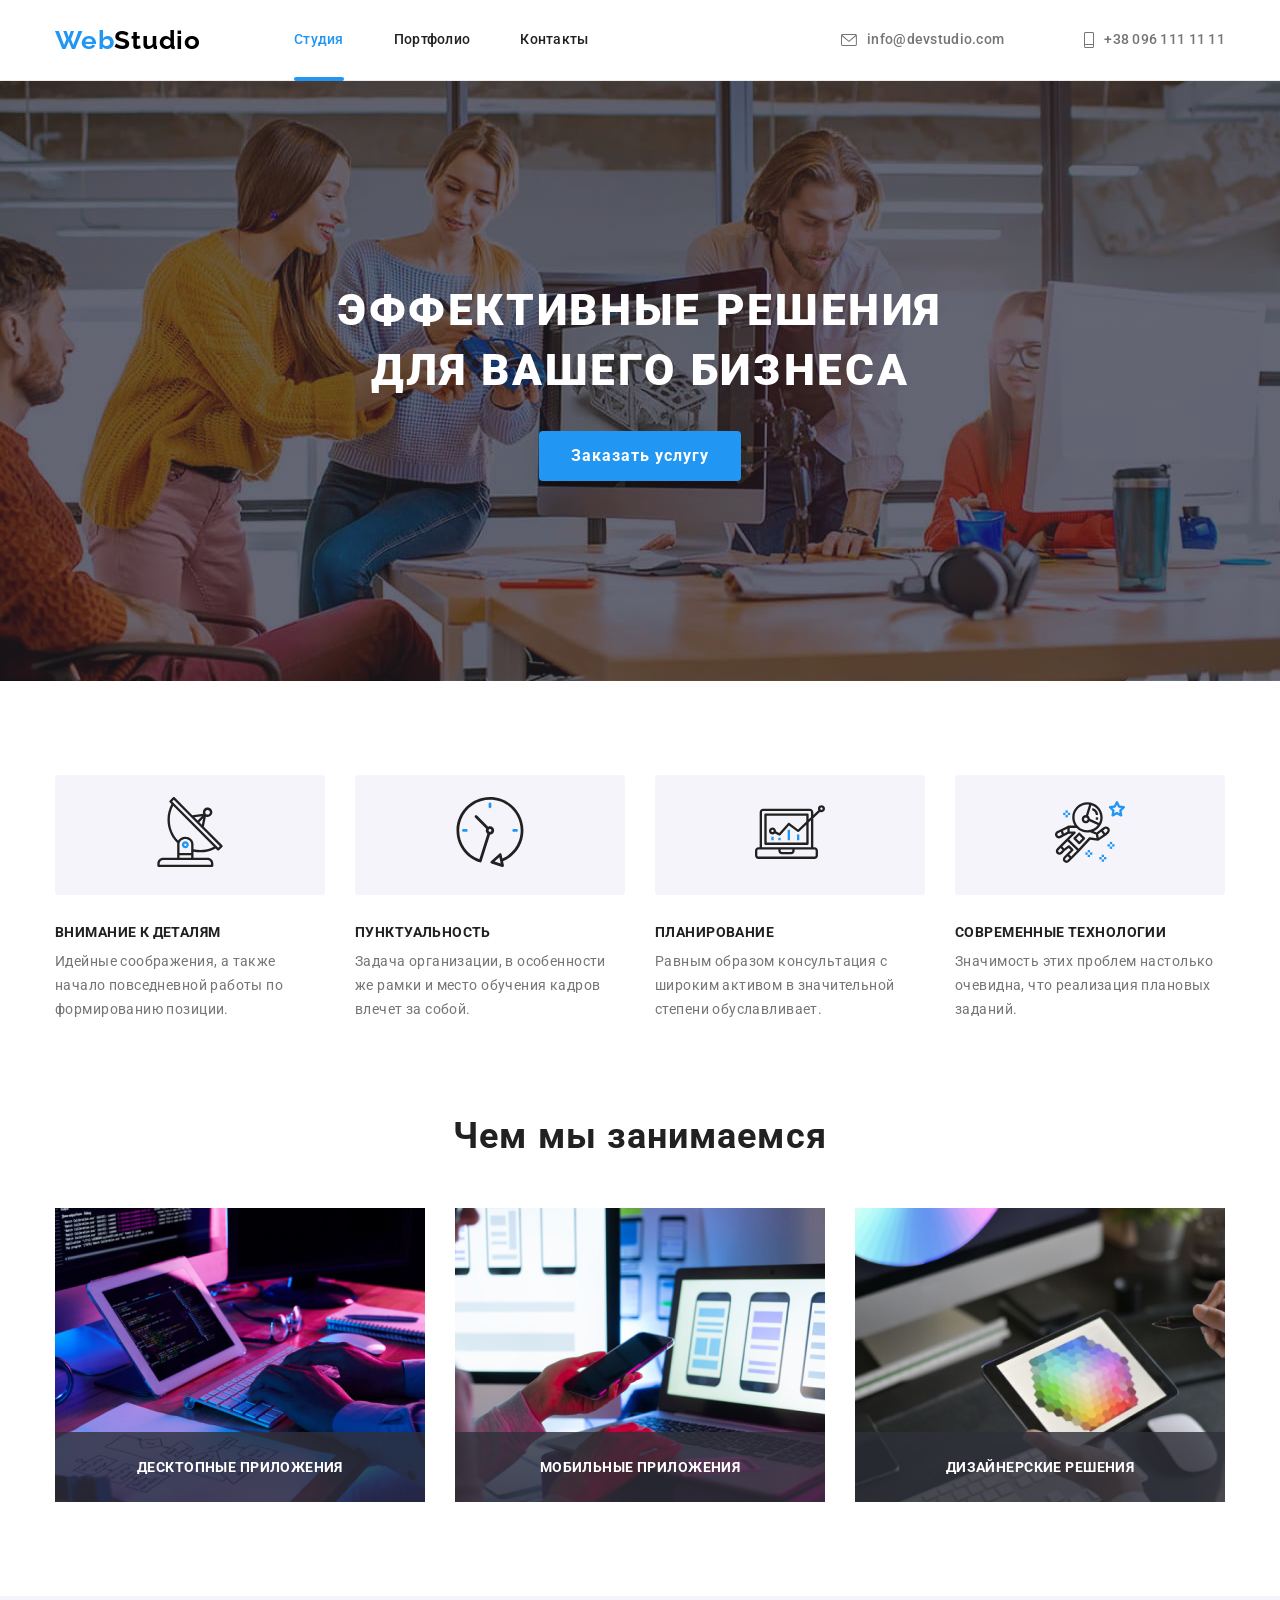
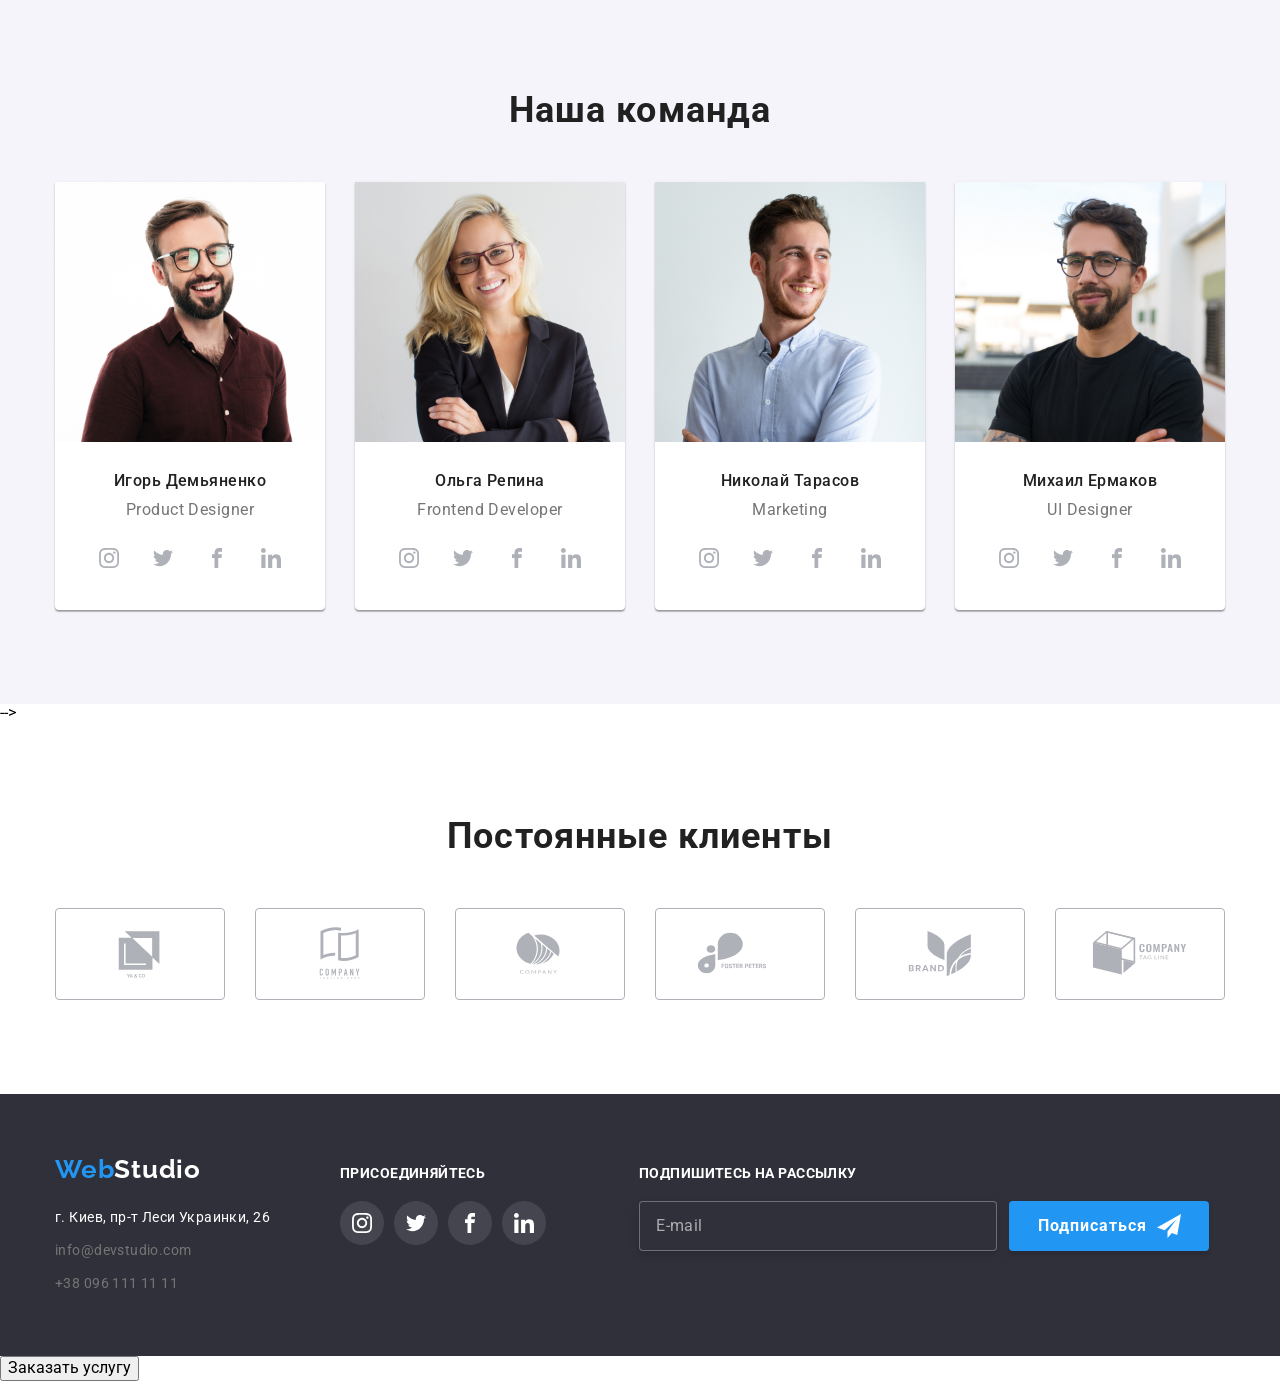
<file: svg/index.html>
<!DOCTYPE html>
<html lang="ru">
<head>
    <meta charset="UTF-8">
    <meta http-equiv="X-UA-Compatible" content="IE=edge">
    <meta name="viewport" content="width=device-width, initial-scale=1.0">
    <title>Document</title>
    <link
    rel="stylesheet"
    href="https://cdnjs.cloudflare.com/ajax/libs/modern-normalize/1.0.0/modern-normalize.min.css" />
    
    <link rel="preconnect" href="https://fonts.googleapis.com">
<link rel="preconnect" href="https://fonts.gstatic.com" crossorigin>
<link href="https://fonts.googleapis.com/css2?family=Raleway:wght@700&family=Roboto:wght@400;500;700;900&display=swap" rel="stylesheet">
    
    <link rel="stylesheet" href="./css/styles.css"/>
    <link rel="stylesheet" href="./css/main.css"/>
</head>

<body>
    
     <header class="header">
    <div class="container container__header">
        <a class="logo" href="/" >Web<span class="logo__dark">Studio</span></a>
        <nav class="site-nav">
        <ul class="site-nav__list">
            <li class="site-nav__item"><a href="/" class="site-nav__link site-nav__link--current">Студия</a></li>
            <li class="site-nav__item"><a href="./portfolio.html" class="site-nav__link">Портфолио</a></li>
            <li class="site-nav__item"><a href="/" class="site-nav__link">Контакты</a></li>
        </ul>
        </nav>
        <ul class="contacts">
            <li class="contacts__item">
                
                    <a class="contacts__link" href="mailto:info@devstudio.com" ><svg class="contacts__icon" width="16" height="12">
                                <use href="./svg/icons4.svg#icon-iconm"></use>
                            </svg> info@devstudio.com</a>
                </li>

            <li class="contacts__item">
                <a href="tel:+38 096 111 11 11" class="contacts__link"><svg class="contacts__icon" width="10" height="16">
                                <use href="./svg/icons4.svg#icon-icont"></use>
                            </svg>+38 096 111 11 11</a></li>

           
        </ul> 
    </div>
    </header> 
    
     <main>
     <section class="hero overlay">
            <div class="container">
            <h1 class="hero__title">Эффективные решения для вашего бизнеса</h1>
            <button type="button" class="hero__btn"data-modal-open>Заказать услугу</button>
        </div>
        </section> 




        <!--Особенности работы-->



        <section class="section">
            <div class="container">
            <h2 class="visually-hidden">Наши преимущества</h2>
            <ul class="features">
                 <li class="features__item">
                     <div class="features__boks"><a href="" class="features__link">
                         <svg class="link__icon" width="70" height="70">
                                <use href="./svg/icons3.svg#icon-antenna1"></use>
                            </svg>
                     </a></div>

                    <h3 class="features__title">Внимание к деталям</h3>
                    <p class="features__text">Идейные соображения, а также начало повседневной работы по формированию позиции.</p>
                </li>
                <li class="features__item">
                    <div class="features__boks"><a href="" class="features__link">
                         <svg class="link__icon" width="70" height="70">
                                <use href="./svg/icons3.svg#icon-clock1"></use>
                            </svg>
                     </a></div>
                    <h3 class="features__title">Пунктуальность</h3>
                    <p class="features__text">Задача организации, в особенности же рамки и место обучения кадров влечет за собой.</p>
                </li>
                <li class="features__item">
                    <div class="features__boks"><a href="" class="features__link">
                         <svg class="link__icon" width="70" height="70">
                                <use href="./svg/icons3.svg#icon-diagram1"></use>
                            </svg>
                     </a></div>
                    <h3 class="features__title">Планирование</h3>
                    <p class="features__text">Равным образом консультация с широким активом в значительной степени обуславливает.</p>
                </li>
                <li class="features__item">
                    <div class="features__boks"><a href="" class="features__link">
                         <svg class="link__icon" width="70" height="70">
                                <use href="./svg/icons3.svg#icon-astronaut1"></use>
                            </svg>
                     </a></div>
                    <h3 class="features__title">Современные технологии</h3>
                    <p class="features__text">Значимость этих проблем настолько очевидна, что реализация плановых заданий.</p>
                </li>
            </ul>
        </div>
        </section>



        <!--Чем мы занимаемся-->





         <section class="section section--new-bading-top">
            <div class="container">
            <h2 class="section__title">Чем мы занимаемся</h2>
            <ul class="work__list">
                <li class="work__item">
                    <img class="img" src="./img/img1.jpg" alt="Верстка сайта" width="370" height="294">
                    <p class="work__text">Десктопные приложения</p>
            </li>
                <li class="work__item">
                    <img class="img" src="./img/img2.jpg" alt="Хостинг сайта"width="370" height="294" >
                    <p class="work__text">Мобильные приложения</p>
            </li>
                <li class="work__item">
                    <img class="img" src="./img/img3.jpg" alt="Дизайн сайта"width="370" height="294" >
                    <p class="work__text">Дизайнерские решения</p>
            </li>
            </ul>
        </div>
        </section>


        <!--Наша команда-->


        <section class="section section--asser-background">
            <div class="container">
            <h2 class="section__title">Наша команда</h2>
            <ul class="about">
                <li class="about__item">
                    <img class="img" src="./img/img01.jpg" alt="Игорь Демьяненко" width="270" height="260">
                    <div class="about__tumb">
                    <h3 class="about__title">Игорь Демьяненко</h3>
                    <p class="about__text">Product Designer</p>
                    <ul class="socials">
                        <li class="socials__item"><a href="" class="socials__link">
                            <svg class="socials__icon" width="20" height="20">
                                <use href="./svg/icons.svg#icon-instagram2"></use>
                            </svg>
                        </a></li>
                        <li class="socials__item"><a href="" class="socials__link">
                            <svg class="socials__icon" width="20" height="20">
                                <use href="./svg/icons.svg#icon-twitter1"></use>
                            </svg>

                        </a></li>
                        <li class="socials__item"><a href="" class="socials__link">
                            <svg class="socials__icon" width="20" height="20">
                                <use href="./svg/icons.svg#icon-facebook"></use>
                            </svg>

                        </a></li>
                        <li class="socials__item"><a href="" class="socials__link">
                            <svg class="socials__icon" width="20" height="20">
                                <use href="./svg/icons.svg#icon-linkedin1"></use>
                            </svg>

                        </a></li>
                    </ul>
                    </div>
                </li>
                <li class="about__item">
                    <img class="img" src="./img/img02.jpg" alt="Ольга Репина" width="270" height="260">
                    <div class="about__tumb">
                    <h3 class="about__title">Ольга Репина</h3>
                    <p class="about__text">Frontend Developer</p>
                    <ul class="socials">
                        <li class="socials__item"><a href="" class="socials__link">
                            <svg class="socials__icon" width="20" height="20">
                                <use href="./svg/icons.svg#icon-instagram2"></use>
                            </svg>
                        </a></li>
                        <li class="socials__item"><a href="" class="socials__link">
                            <svg class="socials__icon" width="20" height="20">
                                <use href="./svg/icons.svg#icon-twitter1"></use>
                            </svg>

                        </a></li>
                        <li class="socials__item"><a href="" class="socials__link">
                            <svg class="socials__icon" width="20" height="20">
                                <use href="./svg/icons.svg#icon-facebook"></use>
                            </svg>

                        </a></li>
                        <li class="socials__item"><a href="" class="socials__link">
                            <svg class="socials__icon" width="20" height="20">
                                <use href="./svg/icons.svg#icon-linkedin1"></use>
                            </svg>

                        </a></li>
                    </ul>
                    </div>
                </li>
                <li class="about__item">
                    <img class="img" src="./img/img03.jpg" alt="Николай Тарасов" width="270" height="260">
                    <div class="about__tumb">
                    <h3 class="about__title">Николай Тарасов</h3>
                    <p class="about__text">Marketing</p>
                    <ul class="socials">
                        <li class="socials__item"><a href="" class="socials__link">
                            <svg class="socials__icon" width="20" height="20">
                                <use href="./svg/icons.svg#icon-instagram2"></use>
                            </svg>
                        </a></li>
                        <li class="socials__item"><a href="" class="socials__link">
                            <svg class="socials__icon" width="20" height="20">
                                <use href="./svg/icons.svg#icon-twitter1"></use>
                            </svg>

                        </a></li>
                        <li class="socials__item"><a href="" class="socials__link">
                            <svg class="socials__icon" width="20" height="20">
                                <use href="./svg/icons.svg#icon-facebook"></use>
                            </svg>

                        </a></li>
                        <li class="socials__item"><a href="" class="socials__link">
                            <svg class="socials__icon" width="20" height="20">
                                <use href="./svg/icons.svg#icon-linkedin1"></use>
                            </svg>

                        </a></li>
                    </ul>
                    </div>
                </li>
                <li class="about__item">
                    <img class="img" src="./img/img04.jpg" alt="Михаил Ермаков" width="270" height="260">
                    <div class="about__tumb">
                    <h3 class="about__title">Михаил Ермаков</h3>
                    <p class="about__text">UI Designer</p>
                    <ul class="socials">
                        <li class="socials__item"><a href="" class="socials__link">
                            <svg class="socials__icon" width="20" height="20">
                                <use href="./svg/icons.svg#icon-instagram2"></use>
                            </svg>
                        </a></li>
                        <li class="socials__item"><a href="" class="socials__link">
                            <svg class="socials__icon" width="20" height="20">
                                <use href="./svg/icons.svg#icon-twitter1"></use>
                            </svg>

                        </a></li>
                        <li class="socials__item"><a href="" class="socials__link">
                            <svg class="socials__icon" width="20" height="20">
                                <use href="./svg/icons.svg#icon-facebook"></use>
                            </svg>

                        </a></li>
                        <li class="socials__item"><a href="" class="socials__link">
                            <svg class="socials__icon" width="20" height="20">
                                <use href="./svg/icons.svg#icon-linkedin1"></use>
                            </svg>

                        </a></li>
                    </ul>
                    </div>
                </li>
            </ul>
        </section>
    </div> -->



<!--Наши клиенты-->

     <section class="section">
        <div class="container">
            <h3 class="section__title">Постоянные клиенты</h3>
            <ul class="client">
                <li class="client__item"><a href="" class="client__link">
                    <svg class="client__icon" width="106" height="60"><use href="./svg/icons2.svg#icon-Logo">
                </use>
            </svg>
        </a>
    </li>
    <li class="client__item"><a href="" class="client__link" width="100%" height="100%">
        <svg class="client__icon" width="106" height="60"><use href="./svg/icons2.svg#icon-Logo-1">
                </use>
            </svg>
        </a>
    </li>
    <li class="client__item"><a href="" class="client__link">
        <svg class="client__icon" width="106" height="60"><use href="./svg/icons2.svg#icon-Logo-2">
                </use>
            </svg>
        </a>
    </li>
    <li class="client__item"><a href="" class="client__link">
        <svg class="client__icon" width="106" height="60"><use href="./svg/icons2.svg#icon-Logo-3">
                </use>
            </svg>
        </a>
    </li>
    <li class="client__item"><a href="" class="client__link">
        <svg class="client__icon" width="106" height="60"><use href="./svg/icons2.svg#icon-Logo-4">
                </use>
            </svg>
        </a>
    </li>
    <li class="client__item"><a href="" class="client__link">
        <svg class="client__icon" width="106" height="60"><use href="./svg/icons2.svg#icon-Logo-5">
                </use>
            </svg>
        </a>
    </li>
    </ul>
        </div>
    </section> 


    </main>

<!--footer-->

    <footer class="footer section">
        <div class="container footer__section">
            <div class="contact">
            <div class="logotip">
        <a href="/" class="logotip-blue">Web<span class="logotip-white">Studio</span></a></div>
        <addres class="address">
            <ul class="contact-address">
                <li class="address__item"><a href="/" class="footer__address">г. Киев, пр-т Леси Украинки, 26</a></li>
                <li class="address__item"><a href="mailto:info@devstudio.com" class="footer__mail">info@devstudio.com</a></li>
                <li class="address__item"><a href="tel:+38 096 111 11 11" class="footer__tel">+38 096 111 11 11</a></li>
            </ul>
        </address>
        </div>

        <div class="invite">
    <h3 class="invite__title">присоединяйтесь</h3>
    <ul class="invite__list">
        <li class="invite__item"><a href="" class="invite__link">
            <svg class="invite__icon" width="20" height="20">
                <use href="./svg/icons.svg#icon-instagram2"></use>
            </svg>
        </a></li>
        <li class="invite__item"><a href="" class="invite__link">
            <svg class="invite__icon" width="20" height="20">
                <use href="./svg/icons.svg#icon-twitter1"></use>
            </svg>

        </a></li>
        <li class="invite__item"><a href="" class="invite__link">
            <svg class="invite__icon" width="20" height="20">
                <use href="./svg/icons.svg#icon-facebook"></use>
            </svg>

        </a></li>
        <li class="invite__item"><a href="" class="invite__link">
            <svg class="invite__icon" width="20" height="20">
                <use href="./svg/icons.svg#icon-linkedin1"></use>
            </svg>

        </a></li>
    </ul>
</div>
<div class="subscription">
<p class="subscription__title">Подпишитесь на рассылку</p>
<div class="subscription__input">
       <input type="email" name="email" placeholder="E-mail" class="subscription__email">
    <button type="submit" class="subscription__btn">Подписаться<svg class="subscription__icon" width="24" height="24">
                <use href="./svg/icons34.svg#icon-icon-send"></use>
            </svg></button>
    
</div>
</div>
 </footer>





 <button type="button">Заказать услугу</button>
 <div class="backdrop is-hidden" data-modal>
     <div class="modal">
         <button type="button" class="modal__btn"data-modal-close><svg class="modal__icon" width="11" height="11">
                <use href="./svg/icons33.svg#icon-Vector"></use>
            </svg></button>
             <p class="modal__title">Оставьте свои данные, мы вам перезвоним</p>
                <form class="js-modal-form">  
     <div class="form__field">     
     <label for="name"class="modal__label">Имя</label>
     <div class="container__svg">
    <input type="text" class="modal__input" name="name" id="name"/>
    <svg class="name-icon" width="18" height="18"><use href="./svg/icons34.svg#icon-person"></use></svg>
            </div>
        </div>
        <div class="form__field"> 
    <label for="tel"class="modal__label">Телефон</label>
    <div class="container__svg">
    <input type="tel" class="modal__input" name="tel" id="tel"/>
    <svg class="tel-icon" width="18" height="18">
                <use href="./svg/icons34.svg#icon-tel"></use>
            </svg> </div></div>
           
            <div class="form__field"> 
    <label for="mail"class="modal__label">Почта</label>
    <div class="container__svg">
    <input type="email" class="modal__input" name="mail" id="mail"/>
<svg class="email-icon" width="18" height="18">
                <use href="./svg/icons34.svg#icon-email"></use>
            </svg> 
    </div></div>
    <label for="comment"class="modal__label">Комментарий</label>
   
    <textarea name="text" id="text" class="comment__input" placeholder="Введите текст" required ></textarea>

   <div class="checkbox">
        <input type="checkbox" class="modal__check visually-hidden" id="modal-check"/>
       <label for="modal-check" class="check__text">
           <span class="check__icon"><svg class="check-icon" width="16" height="15">
            <use href="./svg/icons34.svg#icon-check-mark"></use>
        </svg></span>Соглашаюсь с рассылкой и принимаю <a href="#" class="check__link">Условия договора</a></label>

   </div>
   
    <button type="submit" class="btn__send">Отправить</button>

 </form>

     </div>
 </div>
 <script src="./js/modal.js"></script>
 
</body>

</html>
</file>
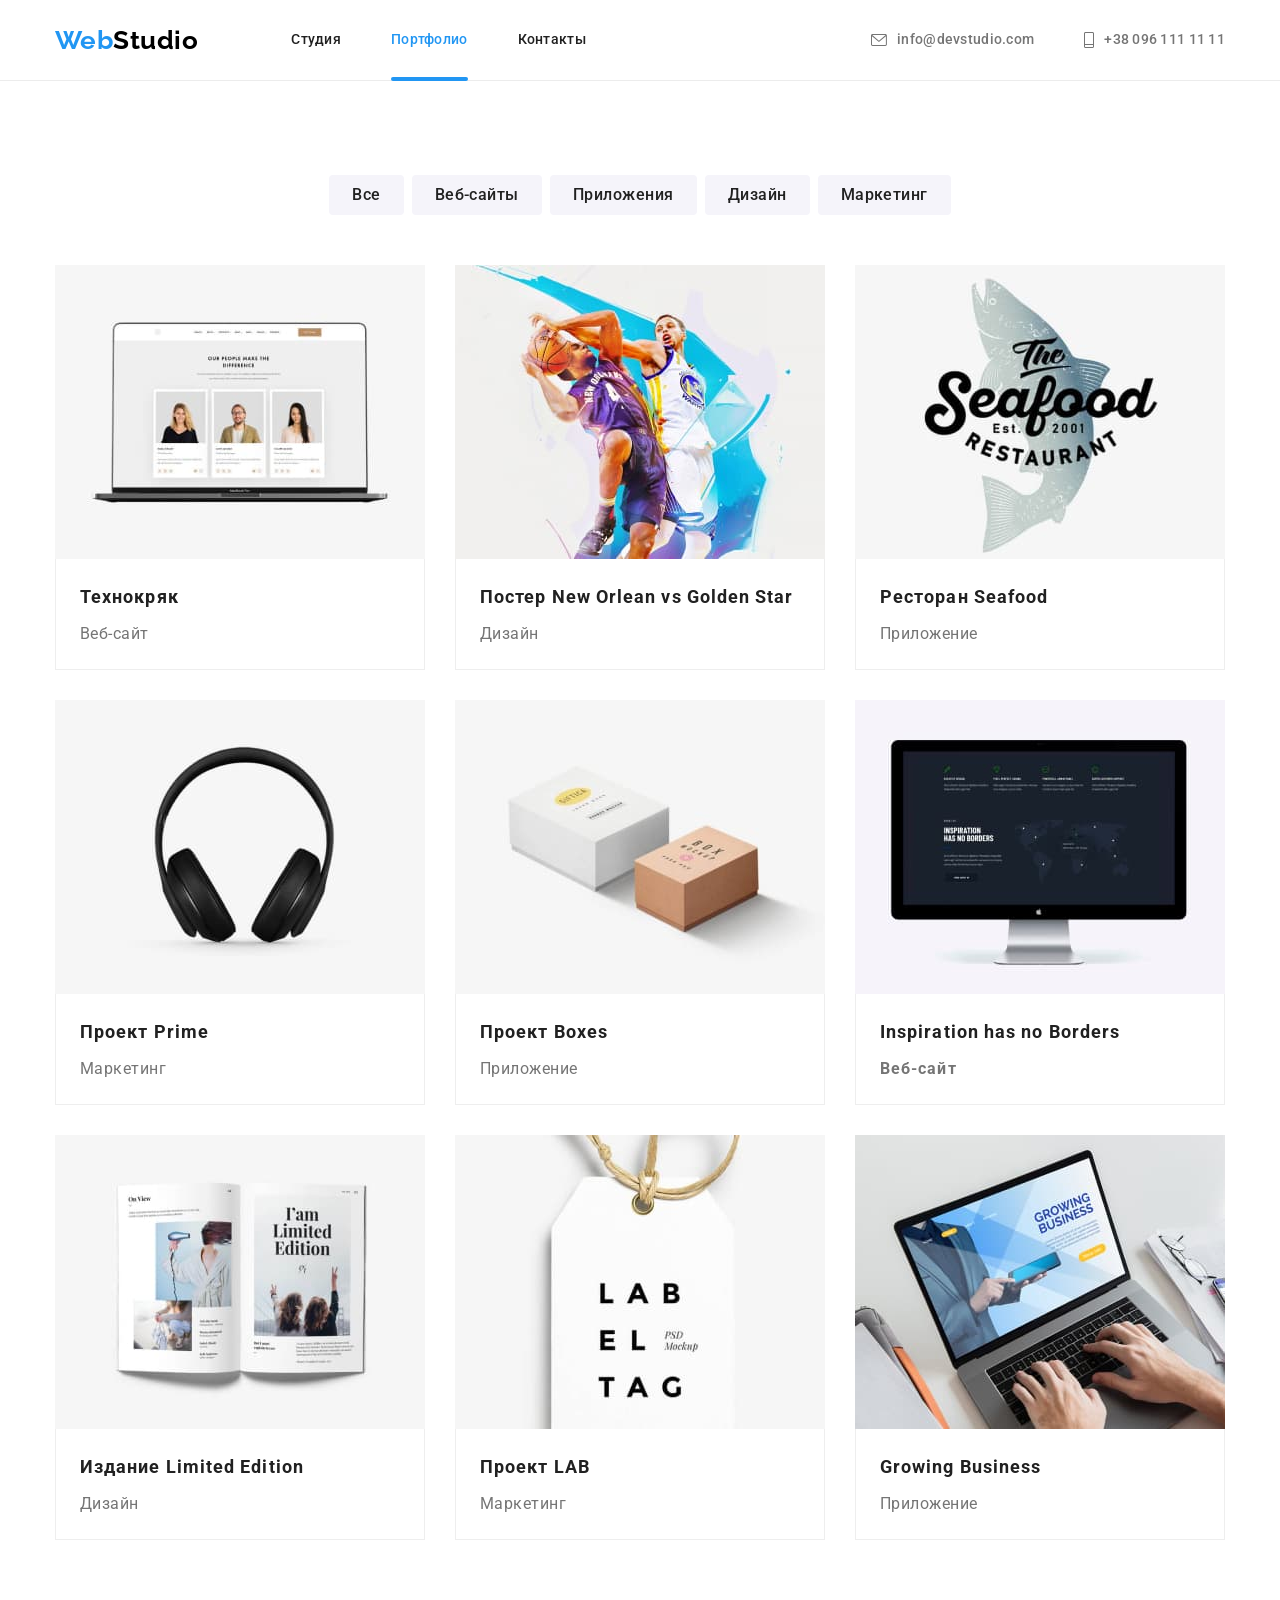
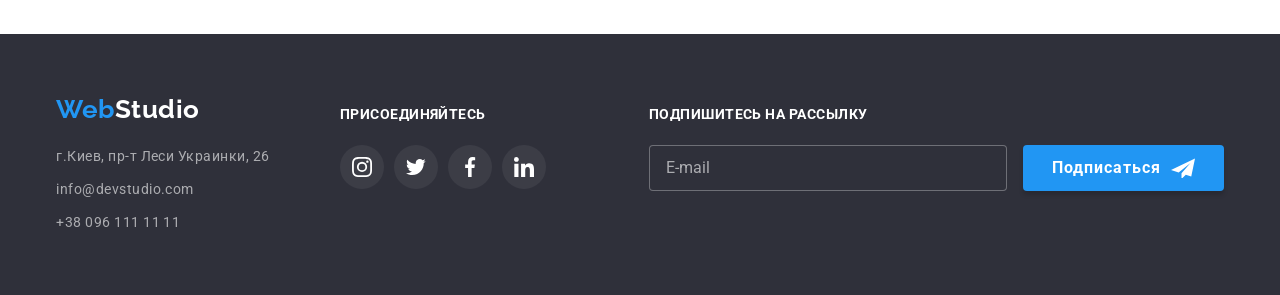
<file: portfolio.html>
<!DOCTYPE html>
<html lang="ru">
  <head>
    <meta charset="UTF-8" />
    <meta http-equiv="X-UA-Compatible" content="IE=edge" />
    <meta name="viewport" content="width=device-width, initial-scale=1.0" />
    <title>Портфолио</title>
    <link rel="preconnect" href="https://fonts.googleapis.com" />
    <link rel="preconnect" href="https://fonts.gstatic.com" crossorigin />
    <link
      href="https://fonts.googleapis.com/css2?family=Raleway:wght@700&family=Roboto:wght@400;500;700;900&display=swap"
      rel="stylesheet"
    />
    <link rel="stylesheet" href="https://cdnjs.cloudflare.com/ajax/libs/modern-normalize/1.1.0/modern-normalize.min.css">
    <link rel="stylesheet" href="./css/main.min.css">
  </head>
  <body>
     <!-- Шапка -->
    <header class="header">
      <div class="container header__section">
        <nav class="header__nav">
          <a class="header__logo logo link" href="./index.html"
            >Web<span class="header__logo--black">Studio</span></a
          >
          <ul class="nav list">
            <li class="nav__item">
              <a class="nav__link link" href="./index.html"
                >Студия</a
              >
            </li>
            <li class="nav__item">
              <a class="nav__link link nav__link--current" href="./portfolio.html"
                >Портфолио</a
              >
            </li>
            <li class="nav__item">
              <a class="nav__link link" href="">Контакты</a>
            </li>
          </ul>
        </nav>
        <ul class="header-contact header-contack__list list">
          <li class="header-contact__item">
            <a class="header-contact__link link" href="mailto:info@devstudio.com"
              ><svg class="header-contact__icon" width="16" height="12">
                <use href="./images/icons.svg#icon-envelope"></use>
              </svg>
              info@devstudio.com</a
            >
          </li>
          <li class="header-contact__item">
            <a class="header-contact__link link" href="tel:+380961111111"
              ><svg class="header-contact__icon" width="10" height="16">
                <use href="./images/icons.svg#icon-mobile"></use>
              </svg>
              +38 096 111 11 11</a
            >
          </li>
        </ul>
        <button class="menu-open" data-menu-open>
        <svg class="menu-burger" width="24" height="16">
          <use href="./images/icons.svg#icon-burger"></use>
        </svg>
        </button>
      </div>
      <div class="mob-menu flex is-hidden" data-menu>
        <div>
          <button class="menu-close" data-menu-close>
            <svg class="menu-close" width="40" height="40">
              <use href="./images/icons.svg#icon-close"></use>
            </svg>
          </button>
          <ul class="mob-menu-list list">
            <li class="mob-menu-list__item">
              <a class="mob-menu-list__link link " href="./index.html">Студия</a>
            </li>
            <li class="mob-menu-list__item">
              <a class="mob-menu-list__link link mob-menu-list__link--current" href="./portfolio.html">Портфолио</a>
            </li>
            <li class="mob-menu-list__item">
              <a class="mob-menu-list__link link" href="">Контакты</a>
            </li>
          </ul>
        </div>
        <div class="mob-menu-list__down">
          <a class="mob-menu-list__tell link" href="tel:+380961111111">
            +38 096 111 11 11</a>
          <a class="mob-menu-list__mail link" href="mailto:info@devstudio.com">info@devstudio.com</a>
          <ul class="mob-menu-list__social list">
            <li class="mob-menu-list__social-item">Instagram</li>
            <li class="mob-menu-list__social-item">Twitter</li>
            <li class="mob-menu-list__social-item">Facebook</li>
            <li class="mob-menu-list__social-item">LinkedIn</li>
          </ul>
        </div>
      </div>
    </header>
      <!-- Основной контент -->
    <main>
      <section class="portfolio-section">
        <div class="container">
          <h1 hidden>Примеры работ</h1>
          <ul class="portfolio-btn-list list">
            <li class="portfolio-btn-item">
              <button class="portfolio-btn" type="button">Все</button>
            </li>
            <li class="portfolio-btn-item">
              <button class="portfolio-btn" type="button">Веб-сайты</button>
            </li>
            <li class="portfolio-btn-item">
              <button class="portfolio-btn" type="button">Приложения</button>
            </li>
            <li class="portfolio-btn-item">
              <button class="portfolio-btn" type="button">Дизайн</button>
            </li>
            <li class="portfolio-btn-item">
              <button class="portfolio-btn" type="button">Маркетинг</button>
            </li>
          </ul>
        </div>
        <div class="container">
          <ul class="portfolio-list list">
            <li class="portfolio-item">
              <div class="portfolio-description">
                <img
                  srcset="
                    ./images/our-people.jpg 1x,                   
                    ./images/our-people-2x.jpg 2x
                  "
                  src="./images/our-people.jpg"
                  alt="фото сотрудников"
                  width="450"
                />
                <div class="portfolio-overlay">
                  <p class="portfolio-description-text">Технокряк это современная площадка распространения коронавируса. Компании используют эту платформу для цифрового шпионажа и атак на защищённые сервера конкурентов.</p>
                </div>
                </div>
              <div class="portfolio-border">
                <h2 class="portfolio-list-title">Технокряк</h2>
                <p class="portfolio-list-text">Веб-сайт</p>
              </div>
            </li>
            <li class="portfolio-item">
              <div class="portfolio-description">
                <img
                  srcset="
                    ./images/ball.jpg 1x,                   
                    ./images/ball-2x.jpg 2x
                  "
                  src="./images/ball.jpg"
                  alt="парни играют в баскетбол"
                  width="450"
                />
                <div class="portfolio-overlay">
                  <p class="portfolio-description-text">Технокряк это современная площадка распространения коронавируса. Компании используют эту платформу для цифрового шпионажа и атак на защищённые сервера конкурентов.</p>
                </div>
              </div>
                <div class="portfolio-border">
                <h2 class="portfolio-list-title">
                  Постер <span lang="en">New Orlean vs Golden Star</span> 
                </h2>
                <p class="portfolio-list-text">Дизайн</p>
              </div>
            </li>

            <li class="portfolio-item">
              <div class="portfolio-description">
                <img
                  srcset="
                    ./images/seafood.jpg 1x,                   
                    ./images/seafood-2x.jpg 2x
                  "
                  src="./images/seafood.jpg"
                  alt="ресторан морепродуктов"
                  width="450"
                />
                <div class="portfolio-overlay">

                  <p class="portfolio-description-text">Технокряк это современная площадка распространения коронавируса. Компании используют эту платформу для цифрового шпионажа и атак на защищённые сервера конкурентов.</p>
                </div>
              </div>
              <div class="portfolio-border">
                <h2 class="portfolio-list-title">Ресторан <span lang="en">Seafood</span></h2>
                <p class="portfolio-list-text">Приложение</p>
              </div>
            </li>

            <li class="portfolio-item">
              <div class="portfolio-description">
                <img
                  srcset="
                    ./images/headphone.jpg 1x,                   
                    ./images/headphone-2x.jpg 2x
                  "
                  src="./images/headphone.jpg"
                  alt="наушники"
                  width="450"
                />
                <div class="portfolio-overlay">
                  <p class="portfolio-description-text">Технокряк это современная площадка распространения коронавируса. Компании используют эту платформу для цифрового шпионажа и атак на защищённые сервера конкурентов.</p>
                </div>
              </div>
              <div class="portfolio-border">
                <h2 class="portfolio-list-title">Проект <span lang="en">Prime</span></h2>
                <p class="portfolio-list-text">Маркетинг</p>
              </div>
            </li>

            <li class="portfolio-item">
              <div class="portfolio-description">
                <img
                  srcset="
                    ./images/2-box.jpg 1x,                   
                    ./images/2-box-2x.jpg 2x
                  "
                  src="./images/2-box.jpg"
                  alt="две коробки"
                  width="450"
                />
                <div class="portfolio-overlay">
                  <p class="portfolio-description-text">Технокряк это современная площадка распространения коронавируса. Компании используют эту платформу для цифрового шпионажа и атак на защищённые сервера конкурентов.</p>
                </div>
              </div>
              <div class="portfolio-border">
                <h2 class="portfolio-list-title">Проект <span lang="en">Boxes</span></h2>
                <p class="portfolio-list-text">Приложение</p>
              </div>
            </li>

            <li class="portfolio-item">
              <div class="portfolio-description">
                <img
                  srcset="
                    ./images/screen.jpg 1x,                   
                    ./images/screen-2x.jpg 2x
                  "
                  src="./images/screen.jpg"
                  alt="экран"
                  width="450"
                />
                <div class="portfolio-overlay">
                  <p class="portfolio-description-text">Технокряк это современная площадка распространения коронавируса. Компании используют эту платформу для цифрового шпионажа и атак на защищённые сервера конкурентов.</p>
                </div>
              </div>
              <div class="portfolio-border">
                <h2 class="portfolio-list-title"><span lang="en">Inspiration has no Borders</span</h2>
                <p class="portfolio-list-text">Веб-сайт</p>
              </div>
            </li>

            <li class="portfolio-item">
              <div class="portfolio-description">
                <img
                  srcset="
                    ./images/book.jpg 1x,                   
                    ./images/book-2x.jpg 2x
                  "
                  src="./images/book.jpg"
                  alt="книга"
                  width="450"
                />
                <div class="portfolio-overlay">
                  <p class="portfolio-description-text">Технокряк это современная площадка распространения коронавируса. Компании используют эту платформу для цифрового шпионажа и атак на защищённые сервера конкурентов.</p>
                </div>
              </div>
              <div class="portfolio-border">
                <h2 class="portfolio-list-title">Издание <span lang="en">Limited Edition</span></h2>
                <p class="portfolio-list-text">Дизайн</p>
              </div>
            </li>

            <li class="portfolio-item">
              <div class="portfolio-description">
                <img
                  srcset="
                    ./images/label.jpg 1x,                   
                    ./images/label-2x.jpg 2x
                  "
                  src="./images/label.jpg"
                  alt="бирка для чемодана"
                  width="450"
                />
                <div class="portfolio-overlay">
                  <p class="portfolio-description-text">Технокряк это современная площадка распространения коронавируса. Компании используют эту платформу для цифрового шпионажа и атак на защищённые сервера конкурентов.</p>
                </div>
              </div>
              <div class="portfolio-border">
                <h2 class="portfolio-list-title">Проект <span lang="en">LAB</span></h2>
                <p class="portfolio-list-text">Маркетинг</p>
              </div>
            </li>

            <li class="portfolio-item border">
              <div class="portfolio-description">
                <img
                  srcset="
                    ./images/leptop.jpg 1x,                   
                    ./images/leptop-2x.jpg 2x
                  "
                  src="./images/leptop.jpg"
                  alt="ноутбук"
                  width="450"
                />
                <div class="portfolio-overlay">
                  <p class="portfolio-description-text">Технокряк это современная площадка распространения коронавируса. Компании используют эту платформу для цифрового шпионажа и атак на защищённые сервера конкурентов.</p>
                </div>
              </div>
              <div class="portfolio-border">
                <h2 class="portfolio-list-title"><span lang="en">Growing Business</span></h2>
                <p class="portfolio-list-text">Приложение</p>
              </div>
            </li>
          </ul>
        </div>
      </section>
    </main>
      
      <footer class="footer">
        <div class="container">
          <div class="footer__flex">
            <div class="footer__contacts-flex">
              <a class="footer__logo logo link" href="./index.html"
                >Web<span class="footer__logo--white">Studio</span>
              </a>
              
              <address class="footer-contact">
                <ul class="footer-contact__list list">
                  <li class="footer-contact__item">
                    <a
                      class="footer-contact__link footer-contact__address link"
                      href="https://goo.gl/maps/CdvJLRiEL6Q8Smko8"
                      target="_blank"
                      rel="noreferrer noopener"
                      >г.Киев, пр-т Леси Украинки, 26</a
                    >
                  </li>
                  <li class="footer-contact__item">
                    <a
                      class="footer-contact__link link"
                      href="mailto:info@devstudio.com"
                      >info@devstudio.com</a
                    >
                  </li>
                  <li class="footer-contact__item">
                    <a class="footer-contact__link link" href="tel:+380961111111"
                      >+38 096 111 11 11</a
                    >
                  </li>
                </ul>
              </address>
            </div>
            <div class="social-section">
              <p class="social-section__text">Присоединяйтесь</p>
              <ul class="footer-list list">
                <li class="footer-list__item">
                  <a class="footer-list__link" href="">
                    <svg class="footer-list__icon" width="20" height="20">
                      <use href="./images/icons.svg#icon-instagram"></use>
                    </svg>
                  </a>
                </li>
  
                <li class="footer-list__item">
                  <a class="footer-list__link" href="">
                    <svg class="footer-list__icon" width="20" height="20">
                      <use href="./images/icons.svg#icon-twitter"></use>
                    </svg>
                  </a>
                </li>
  
                <li class="footer-list__item">
                  <a class="footer-list__link" href="">
                    <svg class="footer-list__icon" width="20" height="20">
                      <use href="./images/icons.svg#icon-facebook"></use>
                    </svg>
                  </a>
                </li>
  
                <li class="footer-list__item">
                  <a class="footer-list__link" href="">
                    <svg class="footer-list__icon" width="20" height="20">
                      <use href="./images/icons.svg#icon-linkedin"></use>
                    </svg>
                  </a>
                </li>
              </ul>
            </div>
            <div class="footer-submit">
              <p class="footer-submit__text">Подпишитесь на рассылку</p>
              <div class="footer-submit__form">
                <label class="footer-submit__label" for="submit-mail"></label>
                <input class="footer-submit__input" type="email" name="submit-mail" id="submit-mail" placeholder="E-mail">
                <button class="footer-submit__btn" type="submit">Подписаться</button>
              </div>
            </div>
          </div>
        </div>
      </footer>
    <script src="./js/menu.js"></script>
  </body>
</html>
</file>
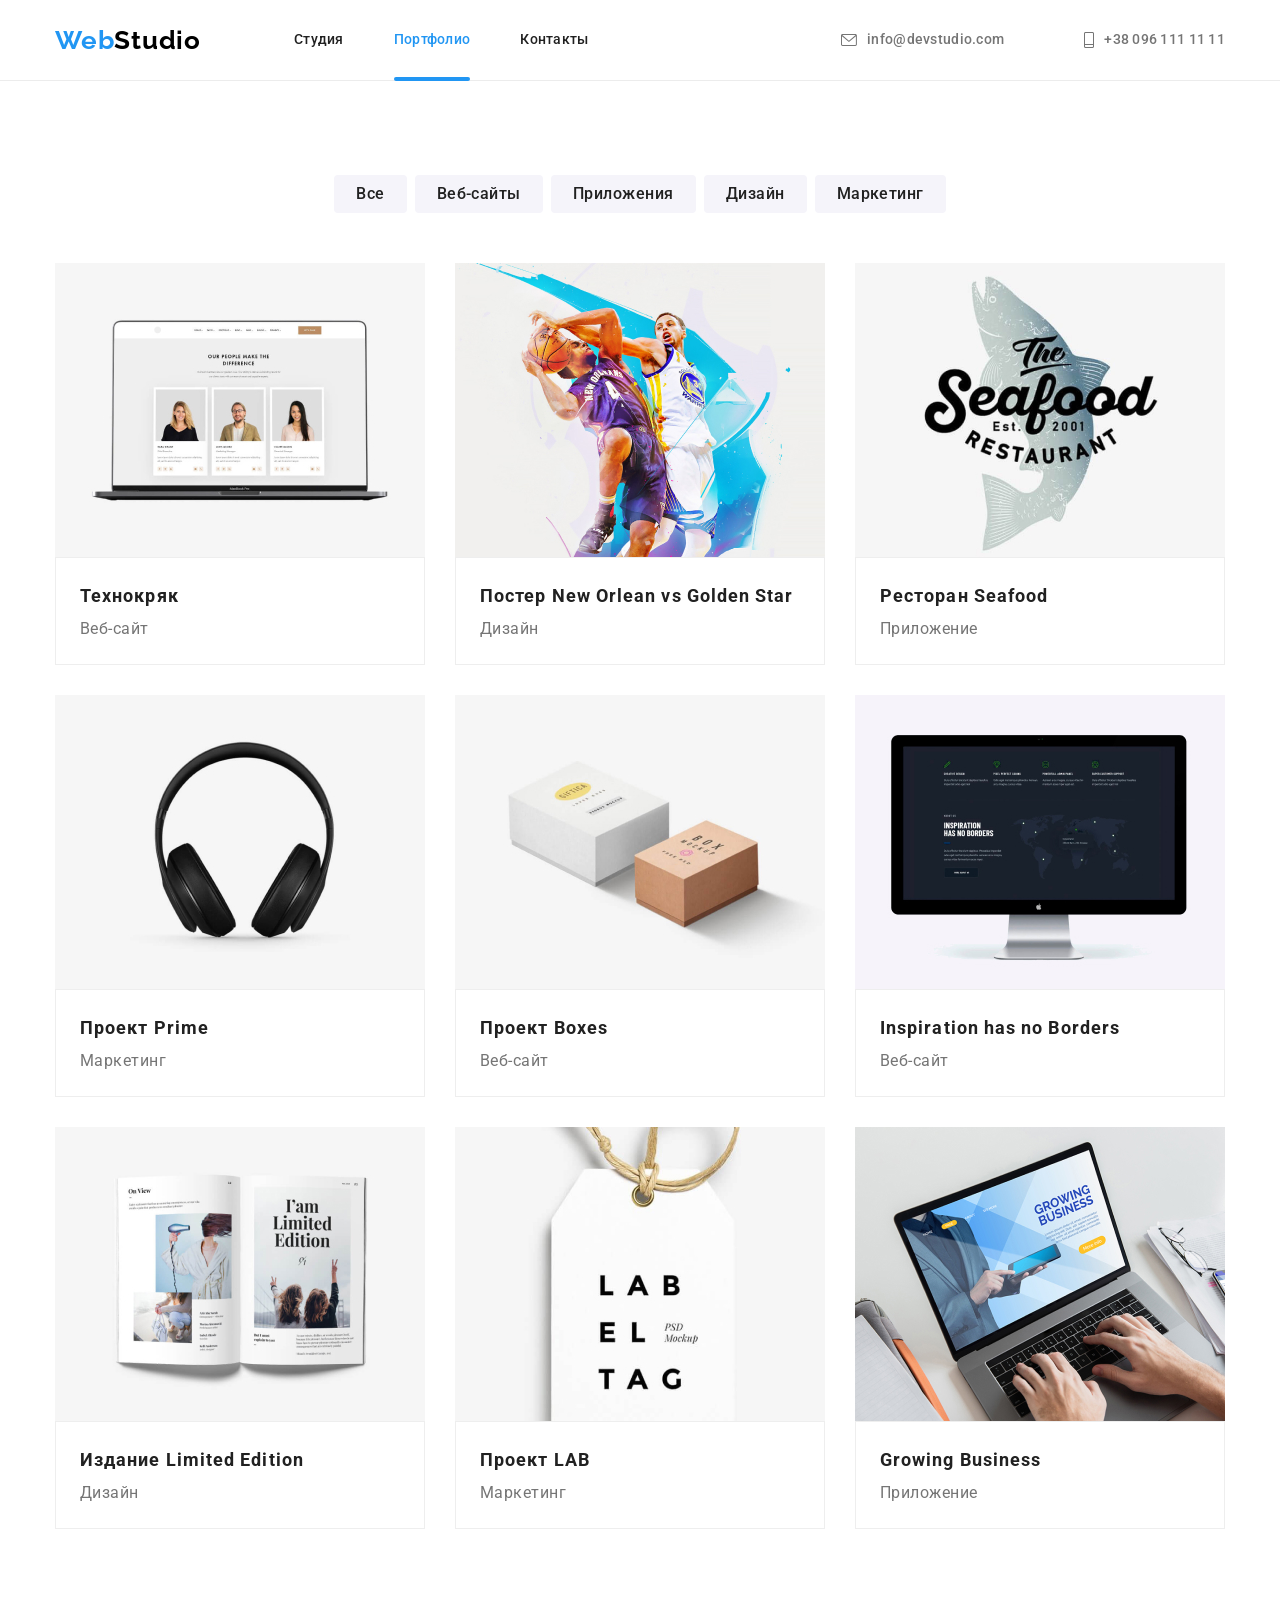
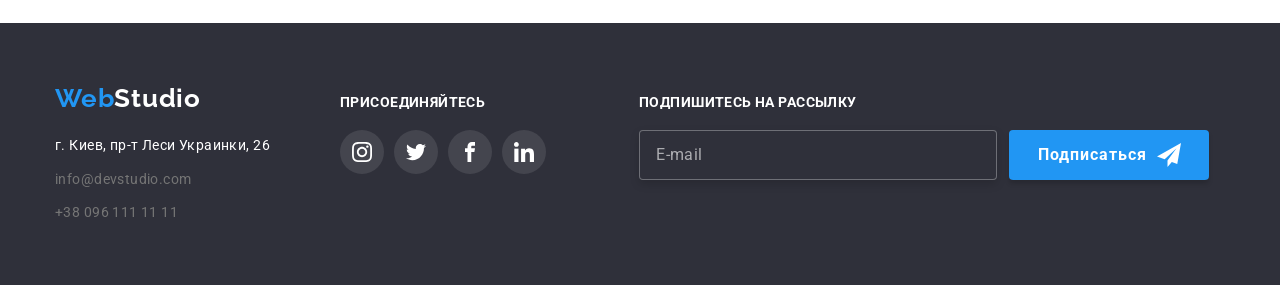
<file: svg/portfolio.html>
<!DOCTYPE html>
<html lang="en">
<head>
    <meta charset="UTF-8">
    <meta http-equiv="X-UA-Compatible" content="IE=edge">
    <meta name="viewport" content="width=device-width, initial-scale=1.0">
    <title>Document</title>
    
    <link
        rel="stylesheet"
        href="https://cdnjs.cloudflare.com/ajax/libs/modern-normalize/1.0.0/modern-normalize.min.css" />

    <link rel="preconnect" href="https://fonts.googleapis.com">
    <link rel="preconnect" href="https://fonts.gstatic.com" crossorigin>
    <link href="https://fonts.googleapis.com/css2?family=Raleway:wght@700&family=Roboto:wght@400;500;700;900&display=swap" rel="stylesheet">
        
        <link rel="stylesheet" href="./css/styles.css"/>
        <link rel="stylesheet" href="./css/main.css"/> 

</head>
<body>
     <header class="header">
    <div class="container container__header">
        <a class="logo" href="/" >Web<span class="logo__dark">Studio</span></a>
        <nav class="site-nav">
        <ul class="site-nav__list">
            <li class="site-nav__item"><a href="/" class="site-nav__link ">Студия</a></li>
            <li class="site-nav__item"><a href="./portfolio.html" class="site-nav__link site-nav__link--current">Портфолио</a></li>
            <li class="site-nav__item"><a href="/" class="site-nav__link">Контакты</a></li>
        </ul>
        </nav>
        <ul class="contacts">
            <li class="contacts__item">
                
                    <a class="contacts__link" href="mailto:info@devstudio.com" ><svg class="contacts__icon" width="16" height="12">
                                <use href="./svg/icons4.svg#icon-iconm"></use>
                            </svg> info@devstudio.com</a>
                </li>

            <li class="contacts__item">
                <a href="tel:+38 096 111 11 11" class="contacts__link"><svg class="contacts__icon" width="10" height="16">
                                <use href="./svg/icons4.svg#icon-icont"></use>
                            </svg>+38 096 111 11 11</a></li>

           
        </ul> 
    </div>
    </header> 
    <main>
        <!--Секция -->
         <section class="section">
            <div class="container">
            <h1 class="visually-hidden">Наш продукт</h1>
            <ul class="portfolio">
                <li class="portfolio__item"><button type="button" class="portfolio__btn">Все</button></li>
                <li class="portfolio__item"><button type="button" class="portfolio__btn">Веб-сайты</button></li>
                <li class="portfolio__item"><button type="button" class="portfolio__btn">Приложения</button></li>
                <li class="portfolio__item"><button type="button" class="portfolio__btn">Дизайн</button></li>
                <li class="portfolio__item"><button type="button" class="portfolio__btn">Маркетинг</button></li>
             </ul>
        
            <ul class="projects">
                <li class="projects__item">
                    <a href="" class="projects__link">
                    <div class="projects-wrap">
                    <img class="img" src="./img/img11.jpg" alt="Технокряк" width="370" height="294">
                    <p class="projects-wrap__text">Технокряк это современная площадка распространения коронавируса. Компании используют эту платформу для цифрового шпионажа и атак на защищённые сервера конкурентов.</p></div>
                    <div class="projects-card">
                    <h2 class="projects-card__title">Технокряк</h2>
                    <p class="projects-card__text">Веб-сайт</p>
                </div>
                </a>
              </li>

                <li class="projects__item">
                    <a href=""class="projects__link">

                    <div class="projects-wrap">
                    <img class="img" src="./img/img12.jpg" alt="Постер" width="370" height="294">
                     <p class="projects-wrap__text">Технокряк это современная площадка распространения коронавируса. Компании используют эту платформу для цифрового шпионажа и атак на защищённые сервера конкурентов.</p></div>   
                    <div class="projects-card">
                    <h2 class="projects-card__title">Постер New Orlean vs Golden Star</h2>
                    <p class="projects-card__text">Дизайн</p>
                </div></a>
                </li>
                <li class="projects__item">
                    <a href="" class="projects__link">
                    <div class="projects-wrap">
                    <img class="img" src="./img/img13.jpg" alt="Ресторан" width="370" height="294">
                        <p class="projects-wrap__text">Технокряк это современная площадка распространения коронавируса. Компании используют эту платформу для цифрового шпионажа и атак на защищённые сервера конкурентов.</p></div>
                     <div class="projects-card">   
                    <h2 class="projects-card__title">Ресторан Seafood</h2>
                    <p class="projects-card__text">Приложение</p>

                </div></a>
                </li>
                <li class="projects__item">
                    <a href="" class="projects__link">
                    <div class="projects-wrap">
                    <img class="img" src="./img/img14.jpg" alt="Основной проект" width="370" height="294">
                        <p class="projects-wrap__text">Технокряк это современная площадка распространения коронавируса. Компании используют эту платформу для цифрового шпионажа и атак на защищённые сервера конкурентов.</p></div>
                    <div class="projects-card">
                    <h2 class="projects-card__title">Проект Prime</h2>
                    <p class="projects-card__text">Маркетинг</p>
                </div></a>
                </li>
                <li class="projects__item">
                    <a href=""class="projects__link">
                    <div class="projects-wrap">
                    <img class="img" src="./img/img15.jpg" alt="Проект" width="370" height="294">
                        <p class="projects-wrap__text">Технокряк это современная площадка распространения коронавируса. Компании используют эту платформу для цифрового шпионажа и атак на защищённые сервера конкурентов.</p></div>
                    <div class="projects-card">
                    <h2 class="projects-card__title">Проект Boxes</h2>
                    <p class="projects-card__text">Веб-сайт</p>
                </div></a>
                </li>
                <li class="projects__item">
                    <a href="" class="projects__link">
                    <div class="projects-wrap">
                    <img class="img" src="./img/img16.jpg" alt="Сайт" width="370" height="294">
                        <p class="projects-wrap__text">Технокряк это современная площадка распространения коронавируса. Компании используют эту платформу для цифрового шпионажа и атак на защищённые сервера конкурентов.</p></div>
                    <div class="projects-card">
                    <h2 class="projects-card__title">Inspiration has no Borders</h2>
                    <p class="projects-card__text">Веб-сайт</p>
                </div></a>
                </li>
                <li class="projects__item">
                    <a href="" class="projects__link">
                    <div class="projects-wrap">
                    <img class="img" src="./img/img17.jpg" alt="Издание" width="370" height="294">
                        <p class="projects-wrap__text">Технокряк это современная площадка распространения коронавируса. Компании используют эту платформу для цифрового шпионажа и атак на защищённые сервера конкурентов.</p></div>
                    <div class="projects-card">
                    <h2 class="projects-card__title">Издание Limited Edition</h2>
                    <p class="projects-card__text">Дизайн</p>
                </div></a>
                </li>
                <li class="projects__item">
                    <a href="" class="projects__link">
                    <div class="projects-wrap">
                    <img class="img" src="./img/img18.jpg" alt="Проект LAB" width="370" height="294">
                        <p class="projects-wrap__text">Технокряк это современная площадка распространения коронавируса. Компании используют эту платформу для цифрового шпионажа и атак на защищённые сервера конкурентов.</p></div>
                    <div class="projects-card">
                    <h2 class="projects-card__title">Проект LAB</h2>
                    <p class="projects-card__text">Маркетинг</p>
                </div></a>
                </li>
                <li class="projects__item">
                    <a href="" class="projects__link">
                    <div class="projects-wrap">
                    <img class="img" src="./img/img19.jpg" alt="Растущий бизнес" width="370" height="294">
                    <p class="projects-wrap__text">Технокряк это современная площадка распространения коронавируса. Компании используют эту платформу для цифрового шпионажа и атак на защищённые сервера конкурентов.</p></div>
                    <div class="projects-card">
                    <h2 class="projects-card__title">Growing Business</h2>
                    <p class="projects-card__text">Приложение</p>
                </div></a>
                </li>
            </ul>
        </div>
        </section>

    </main> 
     <footer class="footer section">
        <div class="container footer__section">
            <div class="contact">
            <div class="logotip">
        <a href="/" class="logotip-blue">Web<span class="logotip-white">Studio</span></a></div>
        <addres class="address">
            <ul class="contact-address">
                <li class="address__item"><a href="/" class="footer__address">г. Киев, пр-т Леси Украинки, 26</a></li>
                <li class="address__item"><a href="mailto:info@devstudio.com" class="footer__mail">info@devstudio.com</a></li>
                <li class="address__item"><a href="tel:+38 096 111 11 11" class="footer__tel">+38 096 111 11 11</a></li>
            </ul>
        </address>
        </div>

        <div class="invite">
    <h3 class="invite__title">присоединяйтесь</h3>
    <ul class="invite__list">
        <li class="invite__item"><a href="" class="invite__link">
            <svg class="invite__icon" width="20" height="20">
                <use href="./svg/icons.svg#icon-instagram2"></use>
            </svg>
        </a></li>
        <li class="invite__item"><a href="" class="invite__link">
            <svg class="invite__icon" width="20" height="20">
                <use href="./svg/icons.svg#icon-twitter1"></use>
            </svg>

        </a></li>
        <li class="invite__item"><a href="" class="invite__link">
            <svg class="invite__icon" width="20" height="20">
                <use href="./svg/icons.svg#icon-facebook"></use>
            </svg>

        </a></li>
        <li class="invite__item"><a href="" class="invite__link">
            <svg class="invite__icon" width="20" height="20">
                <use href="./svg/icons.svg#icon-linkedin1"></use>
            </svg>

        </a></li>
    </ul>
</div>
<div class="subscription">
<p class="subscription__title">Подпишитесь на рассылку</p>
<div class="subscription__input">
       <input type="email" name="email" placeholder="E-mail" class="subscription__email">
    <button type="submit" class="subscription__btn">Подписаться<svg class="subscription__icon" width="24" height="24">
                <use href="./svg/icons34.svg#icon-icon-send"></use>
            </svg></button>
    
</div>
</div>
 </footer>
</body>
</html>
</file>
<file: svg/css/styles.css>
/* :root {
    --heder-mailto-color: #2196F3;
    --heder-tel-color: #757575;
    --heder-link-mailto: #212121;
    --section-h: #FFFFFF;
    --footer-contact:rgba(255, 255, 255, 0.6);
    --logo-dark: #000000;
    --btn: #188CE8
} 
p, h1, h2, h3{
    margin: 0;
}

body {
  font-family: Roboto, sans-serif;
}
ul {
    list-style: none;
    margin: 0;
    padding: 0;
    }
a{
    text-decoration: none;
    
}


img{
    display: block;
    max-width: 100%;
    height: auto;
}

.container{
    width: 1200px;
    padding-left: 15px;
    padding-right: 15px;
    margin: 0 auto;
}
.section{
    padding-top: 94px;
    padding-bottom: 94px;
    max-width: 1600px;
    margin: 0 auto;
    
}   */

/*HEADER*/
/* 
 .header{
    border-bottom: 1px solid #ECECEC;  
  }
  
.container__header{
    display: flex;
    align-items: center;
} 
.logo {
    font-family: "Raleway", sans-serif;
    font-weight: 700;
    font-size: 26px;
    line-height: 1.19;
     letter-spacing: 0.03em;
    color: var(--heder-mailto-color);
  
  }
  .logo__dark  
  {
    font-family: "Raleway", sans-serif;
    font-weight: 700;
    font-size: 26px;
    line-height: 1.19;
    letter-spacing: 0.03em;
    color: var(--logo-dark);
  }
  .site-nav{
      display: flex;
      align-items: center;
  }

.site-nav__list, .contacts {
    display: flex;
    list-style: none;
    align-items: center;
    margin: 0;
    padding: 0;
    margin-left: auto;
    
}

.site-nav__item{
 margin-right: 50px;
}
.site-nav__item:last-child{
    margin-right: 0;
}
.logo+.site-nav{
    margin-left: 93px;
}
.contacts__item+.contacts__item{
    margin-left: 50px;
}


.site-nav__link {
 padding: 32px 0;
  font-weight: 500;
  font-size: 14px;
  line-height: 1.14;
  letter-spacing: 0.02em;
  color: var(--heder-link-mailto);
  display: block; 
  transition:color 250ms cubic-bezier(0.4, 0, 0.2, 1);
  cursor: pointer;
}

.site-nav__link:hover, 
.site-nav__link:focus{
    color: var(--heder-mailto-color);
} 
 
.site-nav__list .site-nav__link--current{
    color: #2196F3;
    position: relative;
}

.site-nav__link--current::after{
    content: "";
    width: 100%;
    height: 4px;
    border-radius: 2px;
    position: absolute;
    left: 0;
    bottom:-1px;
    background-color: var(--heder-mailto-color);
}
.contacts .contacts__item:not(:last-child){
    margin-right: 30px;
}

.contacts__link {
    display: flex;
    align-items: center;
  font-weight: 500;
  font-size: 14px;
  line-height: 1.14;
  letter-spacing: 0.02em;
  color: var(--heder-tel-color);
  transition:color 250ms cubic-bezier(0.4, 0, 0.2, 1);
  cursor: pointer;
  
} 

.contacts__link:hover,
.contacts__link:focus
{
    color: var(--heder-mailto-color);
} 


.contacts__icon{
fill: currentColor;
margin-right: 10px;
}  
   */


 
/*main*/
    /* .hero{
background: #2F303A;

padding-top: 200px;
padding-bottom: 200px;
}
.overlay{
    max-width: 1600px;
    margin-left: auto;
    margin-right: auto;
    background-image:linear-gradient(to right, rgba(47, 48, 58, 0.4),rgba(47, 48, 58, 0.4)), url('../img/Heder.img.jpg');
    background-repeat: no-repeat;
    background-position: center;
    background-size: cover;


}

.hero__title{
 font-weight: 900;
font-size: 44px;
line-height: 1.36;
align-items: center;
text-align: center;
letter-spacing: 0.06em;
text-transform: uppercase;
color: var(--section-h);
margin-bottom: 30px;
width: 696px;
margin-left: auto;
margin-right: auto;
}
.hero__btn{
    border: transparent;
font-weight: 700;
font-size: 16px;
line-height: 1.87;
display: flex;
align-items: center;
text-align: center;
letter-spacing: 0.06em;
color: var(--section-h);
transition:color 250ms cubic-bezier(0.4, 0, 0.2, 1);
background: #2196F3;
    box-shadow: 0px 4px 4px rgba(0, 0, 0, 0.15);
    border-radius: 4px;
    margin: 0 auto;
    justify-content:center;
    padding: 10px 32px;
    cursor: pointer;
    transition: background-color 250ms cubic-bezier(0.4, 0, 0.2, 1);
 }
 
 .hero__btn:hover,
 .hero__btn:focus{
    background: #188CE8;

 }  */
  
   
    /*Особенности работы*/

  
     /* .visually-hidden {
  position: absolute;
  width: 1px;
  height: 1px;
  margin: -1px;
  border: 0;
  padding: 0;
  white-space: nowrap;
  clip-path: inset(100%);
  clip: rect(0 0 0 0);
  overflow: hidden;
}
.features {
    display: flex;
}

.features__boks{
    display: block;
    width: 270px;
    height: 120px;
    background: #F5F4FA;
border-radius: 4px;
margin-bottom: 30px;
display: flex;
    justify-content: center;
    align-items: center;
    background-position: center;
}


.features__item+.features__item{
    margin-left: 30px;
}
.features__title{
font-weight: 700;
font-size: 14px;
line-height: 1.14;
letter-spacing: 0.03em;
text-transform: uppercase;
color: var(--heder-link-mailto);
margin-bottom: 10px;
}
.features__text{
    font-size: 14px;
line-height: 1.71;
letter-spacing: 0.03em;
color: var(--heder-tel-color);
}  */


/*Чем мы занимаемся*/
  /* .section--new-bading-top{
    padding-top: 0;
}
.work__list{
 display: flex;
justify-content:center;
 position: relative; 
}
.work__item+.work__item{
    margin-left: 30px;
}
.section__title{
font-weight: 700;
font-size: 36px;
line-height: 1.16;
text-align: center;
letter-spacing: 0.03em;
color: var(--heder-link-mailto);
margin-bottom: 50px;
}

  .work__item{
    display: flex;
    align-items: flex-end;
     position: relative;
 }
  
.work__text{
    font-weight: 700;
font-size: 14px;
line-height: calc(16 / 14);
text-align: center;
letter-spacing: 0.03em;
text-transform: uppercase;
color: #FFFFFF;
display:flex;
justify-content: center;
align-items: center;
width: 370px;
height: 70px;
 background-color: rgba(47, 48, 58, 0.8);
position: absolute;
 z-index: 2;
}  */


/*Наша команда*/
 /* .section--asser-background{
    
    background-color: #F5F4FA;
    }
.about{
    display: flex;
}
 .about__item+.about__item{
    margin-left: 30px;
} 
.about__item{
    background: #FFFFFF;
box-shadow: 0px 1px 3px rgba(0, 0, 0, 0.12), 0px 1px 1px rgba(0, 0, 0, 0.14), 0px 2px 1px rgba(0, 0, 0, 0.2);
border-radius: 0px 0px 4px 4px;
}

.about__tumb{
    padding-top: 30px;
    padding-bottom: 30px;
}
.about__title{
font-weight: 500;
font-size: 16px;
line-height: 1.18;
text-align: center;
letter-spacing: 0.03em;
color: var(--heder-link-mailto);
margin-bottom: 10px;
}
.about__text{
font-size: 16px;
line-height: 1.18;
text-align: center;
letter-spacing: 0.03em;
color: var(--heder-tel-color);
 margin-bottom: 16px;
}
.socials
{ 
    display: flex;
    justify-content:center;
}
.socials__link{
    width: 44px;
    height: 44px;
    background-color: var(--section-h);
    border-radius: 50%;
    display: flex;
    align-items: center; 
    justify-content: center;
    color:#afb1b8;
    transition:color 250ms cubic-bezier(0.4, 0, 0.2, 1),
    background-color 250ms cubic-bezier(0.4, 0, 0.2, 1);
}
 .socials__icon{
     fill: currentColor; 
} 
.socials__link:hover,
.socials__link:focus{
    background-color: var(--heder-mailto-color);
    color: var(--section-h);
}


.socials__item{
    margin-right: 10px;
}
.socials__item:last-child{
    margin-right: 0;
} */


/*Постоянные клиенты*/
/* 
 .client__title{
   font-weight: 700;
font-size: 36px;
line-height: 1.16;
text-align: center;
letter-spacing: 0.03em;
color: var(--heder-link-mailto); 
margin-bottom: 50px;
} 

.client{
    display: flex;
    justify-content: center;
   
}
.client__link{
    display: flex;
    justify-content: center;
    align-items: center;
    color: #AFB1B8; 
    width: 100%;
    height: 100%;
    border: 1px solid #AFB1B8;
box-sizing: border-box;
border-radius: 4px;
transition:color 250ms cubic-bezier(0.4, 0, 0.2, 1),
border-color 250ms cubic-bezier(0.4, 0, 0.2, 1);
}
 .client__icon{
     fill: currentColor;
 } 

.client__link:hover,
.client__link:focus{
color: var(--heder-mailto-color);
border-color: var(--heder-mailto-color);
}
 

.client__item{
    width: 170px;
    height: 92px;
    margin-right: 30px;
}
.client__item:last-child{
    margin-right: 0;
} 
    */


/*PORTFOLIO*/
/* 
  .portfolio{
    margin-bottom: 50px;
    display: flex;
    justify-content: center;  
}

 .portfolio__btn:last-child { 
     border: none;
 }
   
 .portfolio__btn{
    font-weight: 500;
font-size: 16px;
line-height: 1.62;
text-align: center;
letter-spacing: 0.03em;
color: #212121; 
padding: 6px 22px;
background: #F5F4FA;
border-radius: 4px;
cursor: pointer;
transition:background-color 250ms cubic-bezier(0.4, 0, 0.2, 1),
box-shadow 250ms cubic-bezier(0.4, 0, 0.2, 1),
color 250ms cubic-bezier(0.4, 0, 0.2, 1);
 }
.portfolio__btn:hover,
.portfolio__btn:focus{
    background-color: var(--heder-mailto-color);
    box-shadow: 0px 3px 1px rgba(0, 0, 0, 0.1), 0px 1px 2px rgba(0, 0, 0, 0.08), 0px 2px 2px rgba(0, 0, 0, 0.12);
    color: var(--section-h);
}
 .portfolio__btn{
background: #F5F4FA;
border-radius: 4px;
cursor: pointer;
transition:background-color 250ms cubic-bezier(0.4, 0, 0.2, 1),
box-shadow 250ms cubic-bezier(0.4, 0, 0.2, 1),
color 250ms cubic-bezier(0.4, 0, 0.2, 1);
} 
 .portfolio__btn:hover,
.portfolio__btn:focus{
    background-color: var(--heder-mailto-color);
    box-shadow: 0px 3px 1px rgba(0, 0, 0, 0.1), 0px 1px 2px rgba(0, 0, 0, 0.08), 0px 2px 2px rgba(0, 0, 0, 0.12);
    color: var(--section-h);
} 


.portfolio__item{
    margin-right: 8px;
}
.portfolio__item:last-child{
    margin-right: 0;
} 
.projects-card{
 background: #FFFFFF;
border: 1px solid #EEEEEE;
box-sizing: border-box;
} 
.projects__link{
    display: block;
    transition:box-shadow 250ms cubic-bezier(0.4, 0, 0.2, 1);
}
.projects__link:hover,
.projects__link:focus{
  box-shadow: 0px 1px 1px rgba(0, 0, 0, 0.12), 0px 4px 4px rgba(0, 0, 0, 0.06), 1px 4px 6px rgba(0, 0, 0, 0.16);
}    

/*foto-list*/

 /* .projects{
    display: flex;
    flex-wrap: wrap;
    margin-left: -30px;
    margin-top: -30px;
}
.projects>.projects__item{
      flex-basis: calc(100% / 3 - 30px);
    margin-left: 30px;
    margin-top: 30px;
}

.projects__item{
    background: #FFFFFF;
box-sizing: border-box;
position: relative;
}
.projects-wrap{
    position: relative;
    overflow: hidden;
} 

.projects-wrap__text{
    display: inline-block;
    content: "";
    position: absolute;
    top: 0;
    left: 0;
    font-size: 18px;
line-height: calc(28 / 18);
letter-spacing: 0.03em;
color: #FFFFFF;
background: rgba(33, 150, 243, 0.9);
padding: 63px 24px;
height: 100%;
width: 100%;
 transform: translateY(100%);
transition: transform 250ms  cubic-bezier(0.4, 0, 0.2, 1);
}
.projects__link:hover .projects-wrap__text,
.projects__link:hover .projects-wrap__text
{
       transform: translateY(0);
}



.projects-card{
    box-sizing: border-box;
    padding: 20px 24px 20px 24px;
    background: #FFFFFF;
border: 1px solid #EEEEEE;
 
} 
 .projects-card{
 background: #FFFFFF;
border: 1px solid #EEEEEE;
box-sizing: border-box;
} 



.projects-card__title{
font-size: 18px;
line-height: 2.00;
letter-spacing: 0.06em;
color: var(--heder-link-mailto);
}
.projects-card__text{
font-size: 16px;
line-height: 1.87;
letter-spacing: 0.03em;
color: var(--heder-tel-color);
}   */ */


/*footer*/
 /* .footer{
    background: #2F303A;
    padding-top: 60px;
    padding-bottom: 60px;
    
} 
.footer__section{
    align-items: baseline;
    display: flex;
   
} 



.logotip{ 
    margin-bottom: 20px;
}
.contact{
    margin-right: 70px;
}
.address__item{
    margin-bottom: 9px;
}
.address__item:last-child{
    margin-bottom: 0;
}

.logotip-blue{
    font-family: "Raleway", sans-serif;
font-weight: 700;
font-size: 26px;
line-height: 1.19;
letter-spacing: 0.03em;
color: var(--heder-mailto-color);
}
.logotip-white{
    font-family: "Raleway", sans-serif;
font-weight: 700;
font-size: 26px;
line-height: 1.19;
letter-spacing: 0.03em;
color: var(--section-h);
}
.footer__address{
    font-style: normal;
font-size: 14px;
line-height: 1.84;
letter-spacing: 0.03em;
color:  var(--section-h);
transition:color 250ms cubic-bezier(0.4, 0, 0.2, 1);
}
.footer__address:hover,
.footer__address:focus{
    color: var(--heder-mailto-color);
}
.footer__mail{
    font-style: normal;
    font-weight: normal;
font-size: 14px;
line-height: 1.71;
letter-spacing: 0.03em;
color: var(--heder-tel-color);
transition:color 250ms cubic-bezier(0.4, 0, 0.2, 1);
}
.footer__mail:hover,
.footer__mail:focus{
    color: var(--heder-mailto-color);
}
.footer__tel{
    font-style: normal;
    font-weight: normal;
font-size: 14px;
line-height: 1.71;
letter-spacing: 0.03em;
color: var(--heder-tel-color);
transition:color 250ms cubic-bezier(0.4, 0, 0.2, 1);
}
.footer__tel:hover,
.footer__tel:focus{
    color: var(--heder-mailto-color);
}


 .invite__list
{
    display: flex;
    justify-content:center;
    margin-bottom: 30px;
}

 .invite:last-child{
    margin-right: 0;
} 


.invite__title{
    font-weight: 700;
font-size: 14px;
line-height: calc(16 / 14);
letter-spacing: 0.03em;
text-transform: uppercase;

color: #FFFFFF;
margin-bottom: 20px;
}

.invite__item{
    margin-right: 10px;
}
.invite__item:last-child{
    margin-right: 0;
}


.invite__link{
    width: 44px;
    height: 44px;
    background-color:  rgba(255, 255, 255, 0.1);
    border-radius: 50%;
    display: flex;
    align-items: center; 
    justify-content: center;
    color:#FFFFFF;
    transition: color 250ms cubic-bezier(0.4, 0, 0.2, 1),
    background-color 250ms cubic-bezier(0.4, 0, 0.2, 1);
    
}
 .invite__icon{
    fill: currentColor;
} 
.invite__link:hover,
.invite__link:focus{
    background-color: var(--heder-mailto-color);
    color: var(--section-h);
}



.subscription{
margin-left: 93px;
}
.invite:last-child{
margin-left: 0;
}
.subscription__title{
  font-weight: bold;
font-size: 14px;
line-height: calc(16 / 14);
letter-spacing: 0.03em;
text-transform: uppercase;
color: #FFFFFF;  
margin-bottom: 20px;
}
.subscription__input{
    display: flex;
}
.subscription__email{
    
    padding-left: 16px; 
   width: 358px;
height: 50px;
border: 1px solid rgba(255, 255, 255, 0.3);
box-sizing: border-box;
filter: drop-shadow(0px 4px 4px rgba(0, 0, 0, 0.15));
border-radius: 4px; 
background: #2F303A;
color: rgba(255, 255, 255, 0.6);
}


.subscription__email::placeholder{
font-size: 16px;
line-height: calc(20 / 16);
display: flex;
align-items: center;
letter-spacing: 0.03em;
color: rgba(255, 255, 255, 0.6);

}
.subscription__btn{
  border: transparent;  
width: 200px;
height: 50px;
 background: #2196F3;
box-shadow: 0px 4px 4px rgba(0, 0, 0, 0.15);
border-radius: 4px;
margin-left: 12px;

}
.subscription-btn:hover,
.subscription-btn:focus{
background: #2196F3;
box-shadow: 0px 4px 4px rgba(0, 0, 0, 0.15);
}
.subscription__btn{
   font-weight: bold;
font-size: 16px;
line-height: calc(30 / 16);
display: flex;
align-items: center;
text-align: center;
letter-spacing: 0.06em;
color: #FFFFFF; 
padding-left: 29px;
}
.subscription__icon{
    margin-left: 10px;
}
 
 */



/*модальное окно*/
/* .backdrop{
   width: 100vw;
height: 100vh;
background: rgba(0, 0, 0, 0.2);
position: fixed;
top: 0;
transition: opaciti 250ms, visibility 250ms;
}
.modal{
    width: 528px;
    min-height: 581px;
    background: #FFFFFF;
box-shadow: 0px 1px 3px rgba(0, 0, 0, 0.12), 0px 1px 1px rgba(0, 0, 0, 0.14), 0px 2px 1px rgba(0, 0, 0, 0.2);
border-radius: 4px;
position: absolute;
top: 50%;
left: 50%;
transform: translate(-50%, -50%);
transition: opaciti 250ms, visibility 250ms;
padding: 40px;
}
.modal__btn{
    position: absolute;
    width: 30px;
height: 30px;
background: #FFFFFF;
border: 1px solid rgba(0, 0, 0, 0.1);
box-sizing: border-box;
border-radius: 50%;
top: 8px;
right: 8px;
}
.modal__icon{
    cursor: pointer;
    transition: fill 250ms cubic-bezier(0.4, 0, 0.2, 1) ;
}
.modal__icon:hover,
.modal__icon:focus{
    fill: var(--heder-mailto-color);
}
 .is-hidden{
    opacity: 0;
    pointer-events: none;
    visibility: hidden;
} 
.modal__title{
   font-weight: 700;
font-size: 20px;
line-height: calc(23 / 20);
text-align: center;
letter-spacing: 0.03em;
color: #212121;
 
}
.modal__label{
    font-size: 12px;
line-height: calc(14 / 12);
letter-spacing: 0.01em;
color: #757575;

}
.modal__input{
    width: 100%;
    height: 40px;
    border: 1px solid rgba(33, 33, 33, 0.2);
    box-sizing: border-box;
border-radius: 4px;
cursor: pointer;
outline: none;
 padding-left: 42px; 
}

.modal__input:hover,
.modal__input:focus,
.comment__input:hover,
.comment__input:focus
{
    border-color: var(--heder-mailto-color);
}
.modal__input:hover + .name-icon,
.modal__input:focus + .name-icon,
.modal__input:hover + .tel-icon,
.modal__input:focus + .tel-icon,
.modal__input:hover + .email-icon,
.modal__input:focus + .email-icon
{
fill: var(--heder-mailto-color);
}

.comment__input{
    width: 100%;
    height: 120px;
    border: 1px solid rgba(33, 33, 33, 0.2);
box-sizing: border-box;
border-radius: 4px;
resize: none;
padding: 12px 16px;
 outline: none; 
}
.comment__input::placeholder{
    position: absolute;
    font-size: 12px;
line-height: calc(14 / 12);
letter-spacing: 0.01em;
color: rgba(117, 117, 117, 0.5);

}

.container__svg{
    position: relative; 
}
.form__field{
    margin-bottom: 28px; 
}
.name-icon, .tel-icon, .email-icon{
    position: absolute; 
    left: 15px;
    top: 50%;
    transform: translateY(-50%);
    transition: fill 250ms cubic-bezier(0.4, 0, 0.2, 1);
    
} */




                        /*checkbox*/

 /* .checkbox{
margin-top: 20px;
margin-bottom: 30px;
 }
.check__text{
    font-size: 14px;
    height: 16px;
    font-size: 14px;
line-height: calc(24 / 14);
letter-spacing: 0.03em;
color: #757575;
display: flex; 
align-items: center;
    
}
.check__text span{
    width: 16px;
    height: 15px;
    border: 2px solid #212121;
    border-radius: 2px;
    margin-right: 5px; 
    display: flex;
    align-items: center;
    justify-content: center;
}

.modal__check:checked +.check__text>.check__icon {
    background-color: var(--heder-mailto-color);
    border: 2px solid var(--heder-mailto-color);
} 

.check__link{
    margin-left: 2px;
    font-size: 14px;
    line-height: 1.71;
    color:var(--heder-mailto-color);
    text-decoration: underline;
}


.btn__send{
    font-weight: 700;
    font-size: 16px;
    line-height: calc(30 / 16);
     display: flex;
    align-items: center;
    text-align: center;
    letter-spacing: 0.06em;
    margin-right: auto;
    margin-left: auto;
    padding: 10px 55px 10px 56px;
    border-width: 0px;
    color: var(--section-h);
    box-shadow: 0px 4px 4px rgb(0 0 0 / 15%);
    border-radius: 4px;
    cursor: pointer;  
    background-color: var(--heder-mailto-color);
    border-color: var(--heder-mailto-color); 
    transition: background-color 250ms cubic-bezier(0.4, 0, 0.2, 1);
} 
.btn__send:hover,
.btn__send:focus{
    background: #188CE8;
} 
   */
</file>
<file: svg/css/main.css>
:root {
  --heder-mailto-color: #2196F3;
  --heder-tel-color: #757575;
  --heder-link-mailto: #212121;
  --section-h: #FFFFFF;
  --footer-contact:rgba(255, 255, 255, 0.6);
  --logo-dark: #000000;
  --btn: #188CE8 ;
}

p, h1, h2, h3 {
  margin: 0;
}

body {
  font-family: Roboto, sans-serif;
}

ul {
  list-style: none;
  margin: 0;
  padding: 0;
}

a {
  text-decoration: none;
}

img {
  display: block;
  max-width: 100%;
  height: auto;
}

.container {
  width: 1200px;
  padding-left: 15px;
  padding-right: 15px;
  margin: 0 auto;
}

.section {
  padding-top: 94px;
  padding-bottom: 94px;
  max-width: 1600px;
  margin: 0 auto;
}

.header {
  border-bottom: 1px solid #ECECEC;
}

.container__header {
  display: -webkit-box;
  display: -ms-flexbox;
  display: flex;
  -webkit-box-align: center;
      -ms-flex-align: center;
          align-items: center;
}

.logo {
  font-family: "Raleway", sans-serif;
  font-weight: 700;
  font-size: 26px;
  line-height: 1.19;
  letter-spacing: 0.03em;
  color: var(--heder-mailto-color);
}

.logo__dark {
  font-family: "Raleway", sans-serif;
  font-weight: 700;
  font-size: 26px;
  line-height: 1.19;
  letter-spacing: 0.03em;
  color: var(--logo-dark);
}

.site-nav {
  display: -webkit-box;
  display: -ms-flexbox;
  display: flex;
  -webkit-box-align: center;
      -ms-flex-align: center;
          align-items: center;
}

.site-nav__list, .contacts {
  display: -webkit-box;
  display: -ms-flexbox;
  display: flex;
  list-style: none;
  -webkit-box-align: center;
      -ms-flex-align: center;
          align-items: center;
  margin: 0;
  padding: 0;
  margin-left: auto;
}

.site-nav__item {
  margin-right: 50px;
}
.site-nav__item:last-child {
  margin-right: 0;
}

.logo + .site-nav {
  margin-left: 93px;
}

.contacts__item + .contacts__item {
  margin-left: 50px;
}

.site-nav__link {
  padding: 32px 0;
  font-weight: 500;
  font-size: 14px;
  line-height: 1.14;
  letter-spacing: 0.02em;
  color: var(--heder-link-mailto);
  display: block;
  -webkit-transition: color 250ms cubic-bezier(0.4, 0, 0.2, 1);
  transition: color 250ms cubic-bezier(0.4, 0, 0.2, 1);
  cursor: pointer;
}
.site-nav__link:hover, .site-nav__link:focus {
  color: var(--heder-mailto-color);
}

.site-nav__list .site-nav__link--current {
  color: #2196F3;
  position: relative;
}

.site-nav__link--current::after {
  content: "";
  width: 100%;
  height: 4px;
  border-radius: 2px;
  position: absolute;
  left: 0;
  bottom: -1px;
  background-color: var(--heder-mailto-color);
}

.contacts .contacts__item:not(:last-child) {
  margin-right: 30px;
}

.contacts__link {
  display: -webkit-box;
  display: -ms-flexbox;
  display: flex;
  -webkit-box-align: center;
      -ms-flex-align: center;
          align-items: center;
  font-weight: 500;
  font-size: 14px;
  line-height: 1.14;
  letter-spacing: 0.02em;
  color: var(--heder-tel-color);
  -webkit-transition: color 250ms cubic-bezier(0.4, 0, 0.2, 1);
  transition: color 250ms cubic-bezier(0.4, 0, 0.2, 1);
  cursor: pointer;
}
.contacts__link:hover, .contacts__link:focus {
  color: var(--heder-mailto-color);
}

.contacts__icon {
  fill: currentColor;
  margin-right: 10px;
}

.hero {
  background: #2F303A;
  padding-top: 200px;
  padding-bottom: 200px;
}

.overlay {
  max-width: 1600px;
  margin-left: auto;
  margin-right: auto;
  background-image: -webkit-gradient(linear, left top, right top, from(rgba(47, 48, 58, 0.4)), to(rgba(47, 48, 58, 0.4))), url("../img/Heder.img.jpg");
  background-image: linear-gradient(to right, rgba(47, 48, 58, 0.4), rgba(47, 48, 58, 0.4)), url("../img/Heder.img.jpg");
  background-repeat: no-repeat;
  background-position: center;
  background-size: cover;
}

.hero__title {
  font-weight: 900;
  font-size: 44px;
  line-height: 1.36;
  -webkit-box-align: center;
      -ms-flex-align: center;
          align-items: center;
  text-align: center;
  letter-spacing: 0.06em;
  text-transform: uppercase;
  color: var(--section-h);
  margin-bottom: 30px;
  width: 696px;
  margin-left: auto;
  margin-right: auto;
}

.hero__btn {
  border: transparent;
  font-weight: 700;
  font-size: 16px;
  line-height: 1.87;
  display: -webkit-box;
  display: -ms-flexbox;
  display: flex;
  -webkit-box-align: center;
      -ms-flex-align: center;
          align-items: center;
  text-align: center;
  letter-spacing: 0.06em;
  color: var(--section-h);
  -webkit-transition: color 250ms cubic-bezier(0.4, 0, 0.2, 1);
  transition: color 250ms cubic-bezier(0.4, 0, 0.2, 1);
  background: #2196F3;
  -webkit-box-shadow: 0px 4px 4px rgba(0, 0, 0, 0.15);
          box-shadow: 0px 4px 4px rgba(0, 0, 0, 0.15);
  border-radius: 4px;
  margin: 0 auto;
  -webkit-box-pack: center;
      -ms-flex-pack: center;
          justify-content: center;
  padding: 10px 32px;
  cursor: pointer;
  -webkit-transition: background-color 250ms cubic-bezier(0.4, 0, 0.2, 1);
  transition: background-color 250ms cubic-bezier(0.4, 0, 0.2, 1);
}
.hero__btn:hover, .hero__btn:focus {
  background: #188CE8;
}

.visually-hidden {
  position: absolute;
  width: 1px;
  height: 1px;
  margin: -1px;
  border: 0;
  padding: 0;
  white-space: nowrap;
  -webkit-clip-path: inset(100%);
          clip-path: inset(100%);
  clip: rect(0 0 0 0);
  overflow: hidden;
}

.features {
  display: -webkit-box;
  display: -ms-flexbox;
  display: flex;
}

.features__boks {
  display: block;
  width: 270px;
  height: 120px;
  background: #F5F4FA;
  border-radius: 4px;
  margin-bottom: 30px;
  display: -webkit-box;
  display: -ms-flexbox;
  display: flex;
  -webkit-box-pack: center;
      -ms-flex-pack: center;
          justify-content: center;
  -webkit-box-align: center;
      -ms-flex-align: center;
          align-items: center;
  background-position: center;
}

.features__item + .features__item {
  margin-left: 30px;
}

.features__title {
  font-weight: 700;
  font-size: 14px;
  line-height: 1.14;
  letter-spacing: 0.03em;
  text-transform: uppercase;
  color: var(--heder-link-mailto);
  margin-bottom: 10px;
}

.features__text {
  font-size: 14px;
  line-height: 1.71;
  letter-spacing: 0.03em;
  color: var(--heder-tel-color);
}

.section--new-bading-top {
  padding-top: 0;
}

.work__list {
  display: -webkit-box;
  display: -ms-flexbox;
  display: flex;
  -webkit-box-pack: center;
      -ms-flex-pack: center;
          justify-content: center;
  position: relative;
}

.work__item + .work__item {
  margin-left: 30px;
}

.section__title {
  font-weight: 700;
  font-size: 36px;
  line-height: 1.16;
  text-align: center;
  letter-spacing: 0.03em;
  color: var(--heder-link-mailto);
  margin-bottom: 50px;
}

.work__item {
  display: -webkit-box;
  display: -ms-flexbox;
  display: flex;
  -webkit-box-align: end;
      -ms-flex-align: end;
          align-items: flex-end;
  position: relative;
}

.work__text {
  font-weight: 700;
  font-size: 14px;
  line-height: 1.1428571429;
  text-align: center;
  letter-spacing: 0.03em;
  text-transform: uppercase;
  color: #FFFFFF;
  display: -webkit-box;
  display: -ms-flexbox;
  display: flex;
  -webkit-box-pack: center;
      -ms-flex-pack: center;
          justify-content: center;
  -webkit-box-align: center;
      -ms-flex-align: center;
          align-items: center;
  width: 370px;
  height: 70px;
  background-color: rgba(47, 48, 58, 0.8);
  position: absolute;
  z-index: 2;
}

.section--asser-background {
  background-color: #F5F4FA;
}

.about {
  display: -webkit-box;
  display: -ms-flexbox;
  display: flex;
}

.about__item + .about__item {
  margin-left: 30px;
}

.about__item {
  background: #FFFFFF;
  -webkit-box-shadow: 0px 1px 3px rgba(0, 0, 0, 0.12), 0px 1px 1px rgba(0, 0, 0, 0.14), 0px 2px 1px rgba(0, 0, 0, 0.2);
          box-shadow: 0px 1px 3px rgba(0, 0, 0, 0.12), 0px 1px 1px rgba(0, 0, 0, 0.14), 0px 2px 1px rgba(0, 0, 0, 0.2);
  border-radius: 0px 0px 4px 4px;
}

.about__tumb {
  padding-top: 30px;
  padding-bottom: 30px;
}

.about__title {
  font-weight: 500;
  font-size: 16px;
  line-height: 1.18;
  text-align: center;
  letter-spacing: 0.03em;
  color: var(--heder-link-mailto);
  margin-bottom: 10px;
}

.about__text {
  font-size: 16px;
  line-height: 1.18;
  text-align: center;
  letter-spacing: 0.03em;
  color: var(--heder-tel-color);
  margin-bottom: 16px;
}

.socials {
  display: -webkit-box;
  display: -ms-flexbox;
  display: flex;
  -webkit-box-pack: center;
      -ms-flex-pack: center;
          justify-content: center;
}

.socials__link {
  width: 44px;
  height: 44px;
  background-color: var(--section-h);
  border-radius: 50%;
  display: -webkit-box;
  display: -ms-flexbox;
  display: flex;
  -webkit-box-align: center;
      -ms-flex-align: center;
          align-items: center;
  -webkit-box-pack: center;
      -ms-flex-pack: center;
          justify-content: center;
  color: #afb1b8;
  -webkit-transition: color 250ms cubic-bezier(0.4, 0, 0.2, 1), background-color 250ms cubic-bezier(0.4, 0, 0.2, 1);
  transition: color 250ms cubic-bezier(0.4, 0, 0.2, 1), background-color 250ms cubic-bezier(0.4, 0, 0.2, 1);
}
.socials__link:hover, .socials__link:focus {
  background-color: var(--heder-mailto-color);
  color: var(--section-h);
}

.socials__icon {
  fill: currentColor;
}

.socials__item {
  margin-right: 10px;
}
.socials__item:last-child {
  margin-right: 0;
}

.client__title {
  font-weight: 700;
  font-size: 36px;
  line-height: 1.16;
  text-align: center;
  letter-spacing: 0.03em;
  color: var(--heder-link-mailto);
  margin-bottom: 50px;
}

.client {
  display: -webkit-box;
  display: -ms-flexbox;
  display: flex;
  -webkit-box-pack: center;
      -ms-flex-pack: center;
          justify-content: center;
}

.client__link {
  display: -webkit-box;
  display: -ms-flexbox;
  display: flex;
  -webkit-box-pack: center;
      -ms-flex-pack: center;
          justify-content: center;
  -webkit-box-align: center;
      -ms-flex-align: center;
          align-items: center;
  color: #AFB1B8;
  width: 100%;
  height: 100%;
  border: 1px solid #AFB1B8;
  -webkit-box-sizing: border-box;
          box-sizing: border-box;
  border-radius: 4px;
  -webkit-transition: color 250ms cubic-bezier(0.4, 0, 0.2, 1), border-color 250ms cubic-bezier(0.4, 0, 0.2, 1);
  transition: color 250ms cubic-bezier(0.4, 0, 0.2, 1), border-color 250ms cubic-bezier(0.4, 0, 0.2, 1);
}
.client__link:hover, .client__link:focus {
  color: var(--heder-mailto-color);
  border-color: var(--heder-mailto-color);
}

.client__icon {
  fill: currentColor;
}

.client__item {
  width: 170px;
  height: 92px;
  margin-right: 30px;
}
.client__item:last-child {
  margin-right: 0;
}

.portfolio {
  margin-bottom: 50px;
  display: -webkit-box;
  display: -ms-flexbox;
  display: flex;
  -webkit-box-pack: center;
      -ms-flex-pack: center;
          justify-content: center;
}

.portfolio__btn:last-child {
  border: none;
}

.portfolio__btn {
  font-weight: 500;
  font-size: 16px;
  line-height: 1.62;
  text-align: center;
  letter-spacing: 0.03em;
  color: #212121;
  padding: 6px 22px;
  border-radius: 4px;
  cursor: pointer;
  background: #F5F4FA;
  -webkit-transition: background-color 250ms cubic-bezier(0.4, 0, 0.2, 1), color 250ms cubic-bezier(0.4, 0, 0.2, 1), -webkit-box-shadow 250ms cubic-bezier(0.4, 0, 0.2, 1);
  transition: background-color 250ms cubic-bezier(0.4, 0, 0.2, 1), color 250ms cubic-bezier(0.4, 0, 0.2, 1), -webkit-box-shadow 250ms cubic-bezier(0.4, 0, 0.2, 1);
  transition: background-color 250ms cubic-bezier(0.4, 0, 0.2, 1), box-shadow 250ms cubic-bezier(0.4, 0, 0.2, 1), color 250ms cubic-bezier(0.4, 0, 0.2, 1);
  transition: background-color 250ms cubic-bezier(0.4, 0, 0.2, 1), box-shadow 250ms cubic-bezier(0.4, 0, 0.2, 1), color 250ms cubic-bezier(0.4, 0, 0.2, 1), -webkit-box-shadow 250ms cubic-bezier(0.4, 0, 0.2, 1);
}
.portfolio__btn:hover, .portfolio__btn:focus {
  background-color: var(--heder-mailto-color);
  -webkit-box-shadow: 0px 3px 1px rgba(0, 0, 0, 0.1), 0px 1px 2px rgba(0, 0, 0, 0.08), 0px 2px 2px rgba(0, 0, 0, 0.12);
          box-shadow: 0px 3px 1px rgba(0, 0, 0, 0.1), 0px 1px 2px rgba(0, 0, 0, 0.08), 0px 2px 2px rgba(0, 0, 0, 0.12);
  color: var(--section-h);
}

.portfolio__item {
  margin-right: 8px;
}
.portfolio__item:last-child {
  margin-right: 0;
}

.projects-card {
  background: #FFFFFF;
  border: 1px solid #EEEEEE;
  -webkit-box-sizing: border-box;
          box-sizing: border-box;
}

.projects__link {
  display: block;
  -webkit-transition: -webkit-box-shadow 250ms cubic-bezier(0.4, 0, 0.2, 1);
  transition: -webkit-box-shadow 250ms cubic-bezier(0.4, 0, 0.2, 1);
  transition: box-shadow 250ms cubic-bezier(0.4, 0, 0.2, 1);
  transition: box-shadow 250ms cubic-bezier(0.4, 0, 0.2, 1), -webkit-box-shadow 250ms cubic-bezier(0.4, 0, 0.2, 1);
}
.projects__link:hover, .projects__link:focus {
  -webkit-box-shadow: 0px 1px 1px rgba(0, 0, 0, 0.12), 0px 4px 4px rgba(0, 0, 0, 0.06), 1px 4px 6px rgba(0, 0, 0, 0.16);
          box-shadow: 0px 1px 1px rgba(0, 0, 0, 0.12), 0px 4px 4px rgba(0, 0, 0, 0.06), 1px 4px 6px rgba(0, 0, 0, 0.16);
}

.projects {
  display: -webkit-box;
  display: -ms-flexbox;
  display: flex;
  -ms-flex-wrap: wrap;
      flex-wrap: wrap;
  margin-left: -30px;
  margin-top: -30px;
}

.projects > .projects__item {
  -ms-flex-preferred-size: calc(33.3333333333% - 30px);
      flex-basis: calc(33.3333333333% - 30px);
  margin-left: 30px;
  margin-top: 30px;
}

.projects__item {
  background: #FFFFFF;
  -webkit-box-sizing: border-box;
          box-sizing: border-box;
  position: relative;
}

.projects-wrap {
  position: relative;
  overflow: hidden;
}

.projects-wrap__text {
  display: inline-block;
  content: "";
  position: absolute;
  top: 0;
  left: 0;
  font-size: 18px;
  line-height: 1.5555555556;
  letter-spacing: 0.03em;
  color: #FFFFFF;
  background: rgba(33, 150, 243, 0.9);
  padding: 63px 24px;
  height: 100%;
  width: 100%;
  -webkit-transform: translateY(100%);
          transform: translateY(100%);
  -webkit-transition: -webkit-transform 250ms cubic-bezier(0.4, 0, 0.2, 1);
  transition: -webkit-transform 250ms cubic-bezier(0.4, 0, 0.2, 1);
  transition: transform 250ms cubic-bezier(0.4, 0, 0.2, 1);
  transition: transform 250ms cubic-bezier(0.4, 0, 0.2, 1), -webkit-transform 250ms cubic-bezier(0.4, 0, 0.2, 1);
}

.projects__link:hover .projects-wrap__text,
.projects__link:hover .projects-wrap__text {
  -webkit-transform: translateY(0);
          transform: translateY(0);
}

.projects-card {
  -webkit-box-sizing: border-box;
          box-sizing: border-box;
  padding: 20px 24px 20px 24px;
  background: #FFFFFF;
  border: 1px solid #EEEEEE;
}

.projects-card__title {
  font-size: 18px;
  line-height: 2;
  letter-spacing: 0.06em;
  color: var(--heder-link-mailto);
}

.projects-card__text {
  font-size: 16px;
  line-height: 1.87;
  letter-spacing: 0.03em;
  color: var(--heder-tel-color);
}

.footer {
  background: #2F303A;
  padding-top: 60px;
  padding-bottom: 60px;
}

.footer__section {
  -webkit-box-align: baseline;
      -ms-flex-align: baseline;
          align-items: baseline;
  display: -webkit-box;
  display: -ms-flexbox;
  display: flex;
}

.logotip {
  margin-bottom: 20px;
}

.contact {
  margin-right: 70px;
}

.address__item {
  margin-bottom: 9px;
}
.address__item:last-child {
  margin-bottom: 0;
}

.logotip-blue {
  font-family: "Raleway", sans-serif;
  font-weight: 700;
  font-size: 26px;
  line-height: 1.19;
  letter-spacing: 0.03em;
  color: var(--heder-mailto-color);
}

.logotip-white {
  font-family: "Raleway", sans-serif;
  font-weight: 700;
  font-size: 26px;
  line-height: 1.19;
  letter-spacing: 0.03em;
  color: var(--section-h);
}

.footer__address {
  font-style: normal;
  font-size: 14px;
  line-height: 1.84;
  letter-spacing: 0.03em;
  color: var(--section-h);
  -webkit-transition: color 250ms cubic-bezier(0.4, 0, 0.2, 1);
  transition: color 250ms cubic-bezier(0.4, 0, 0.2, 1);
}
.footer__address:hover, .footer__address:focus {
  color: var(--heder-mailto-color);
}

.footer__mail {
  font-style: normal;
  font-weight: normal;
  font-size: 14px;
  line-height: 1.71;
  letter-spacing: 0.03em;
  color: var(--heder-tel-color);
  -webkit-transition: color 250ms cubic-bezier(0.4, 0, 0.2, 1);
  transition: color 250ms cubic-bezier(0.4, 0, 0.2, 1);
}
.footer__mail:hover, .footer__mail:focus {
  color: var(--heder-mailto-color);
}

.footer__tel {
  font-style: normal;
  font-weight: normal;
  font-size: 14px;
  line-height: 1.71;
  letter-spacing: 0.03em;
  color: var(--heder-tel-color);
  -webkit-transition: color 250ms cubic-bezier(0.4, 0, 0.2, 1);
  transition: color 250ms cubic-bezier(0.4, 0, 0.2, 1);
}
.footer__tel:hover, .footer__tel:focus {
  color: var(--heder-mailto-color);
}

.invite__list {
  display: -webkit-box;
  display: -ms-flexbox;
  display: flex;
  -webkit-box-pack: center;
      -ms-flex-pack: center;
          justify-content: center;
  margin-bottom: 30px;
}

.invite:last-child {
  margin-right: 0;
}

.invite__title {
  font-weight: 700;
  font-size: 14px;
  line-height: 1.1428571429;
  letter-spacing: 0.03em;
  text-transform: uppercase;
  color: #FFFFFF;
  margin-bottom: 20px;
}

.invite__item {
  margin-right: 10px;
}
.invite__item:last-child {
  margin-right: 0;
}

.invite__link {
  width: 44px;
  height: 44px;
  background-color: rgba(255, 255, 255, 0.1);
  border-radius: 50%;
  display: -webkit-box;
  display: -ms-flexbox;
  display: flex;
  -webkit-box-align: center;
      -ms-flex-align: center;
          align-items: center;
  -webkit-box-pack: center;
      -ms-flex-pack: center;
          justify-content: center;
  color: #FFFFFF;
  -webkit-transition: color 250ms cubic-bezier(0.4, 0, 0.2, 1), background-color 250ms cubic-bezier(0.4, 0, 0.2, 1);
  transition: color 250ms cubic-bezier(0.4, 0, 0.2, 1), background-color 250ms cubic-bezier(0.4, 0, 0.2, 1);
}

.invite__icon {
  fill: currentColor;
}

.invite__link:hover,
.invite__link:focus {
  background-color: var(--heder-mailto-color);
  color: var(--section-h);
}

.subscription {
  margin-left: 93px;
}

.invite:last-child {
  margin-left: 0;
}

.subscription__title {
  font-weight: bold;
  font-size: 14px;
  line-height: 1.1428571429;
  letter-spacing: 0.03em;
  text-transform: uppercase;
  color: #FFFFFF;
  margin-bottom: 20px;
}

.subscription__input {
  display: -webkit-box;
  display: -ms-flexbox;
  display: flex;
}

.subscription__email {
  padding-left: 16px;
  width: 358px;
  height: 50px;
  border: 1px solid rgba(255, 255, 255, 0.3);
  -webkit-box-sizing: border-box;
          box-sizing: border-box;
  -webkit-filter: drop-shadow(0px 4px 4px rgba(0, 0, 0, 0.15));
          filter: drop-shadow(0px 4px 4px rgba(0, 0, 0, 0.15));
  border-radius: 4px;
  background: #2F303A;
  color: rgba(255, 255, 255, 0.6);
}

.subscription__email::-webkit-input-placeholder {
  font-size: 16px;
  line-height: 1.25;
  display: -webkit-box;
  display: flex;
  -webkit-box-align: center;
          align-items: center;
  letter-spacing: 0.03em;
  color: rgba(255, 255, 255, 0.6);
}

.subscription__email::-moz-placeholder {
  font-size: 16px;
  line-height: 1.25;
  display: flex;
  align-items: center;
  letter-spacing: 0.03em;
  color: rgba(255, 255, 255, 0.6);
}

.subscription__email:-ms-input-placeholder {
  font-size: 16px;
  line-height: 1.25;
  display: -ms-flexbox;
  display: flex;
  -ms-flex-align: center;
      align-items: center;
  letter-spacing: 0.03em;
  color: rgba(255, 255, 255, 0.6);
}

.subscription__email::-ms-input-placeholder {
  font-size: 16px;
  line-height: 1.25;
  display: -ms-flexbox;
  display: flex;
  -ms-flex-align: center;
      align-items: center;
  letter-spacing: 0.03em;
  color: rgba(255, 255, 255, 0.6);
}

.subscription__email::placeholder {
  font-size: 16px;
  line-height: 1.25;
  display: -webkit-box;
  display: -ms-flexbox;
  display: flex;
  -webkit-box-align: center;
      -ms-flex-align: center;
          align-items: center;
  letter-spacing: 0.03em;
  color: rgba(255, 255, 255, 0.6);
}

.subscription__btn {
  border: transparent;
  width: 200px;
  height: 50px;
  background: #2196F3;
  -webkit-box-shadow: 0px 4px 4px rgba(0, 0, 0, 0.15);
          box-shadow: 0px 4px 4px rgba(0, 0, 0, 0.15);
  border-radius: 4px;
  margin-left: 12px;
  font-weight: bold;
  font-size: 16px;
  line-height: 1.875;
  display: -webkit-box;
  display: -ms-flexbox;
  display: flex;
  -webkit-box-align: center;
      -ms-flex-align: center;
          align-items: center;
  text-align: center;
  letter-spacing: 0.06em;
  color: #FFFFFF;
  padding-left: 29px;
}
.subscription__btn:hover, .subscription__btn:focus {
  background: #2196F3;
  -webkit-box-shadow: 0px 4px 4px rgba(0, 0, 0, 0.15);
          box-shadow: 0px 4px 4px rgba(0, 0, 0, 0.15);
}

.subscription__icon {
  margin-left: 10px;
}

.backdrop {
  width: 100vw;
  height: 100vh;
  background: rgba(0, 0, 0, 0.2);
  position: fixed;
  top: 0;
  -webkit-transition: opaciti 250ms, visibility 250ms;
  transition: opaciti 250ms, visibility 250ms;
}

.modal {
  width: 528px;
  min-height: 581px;
  background: #FFFFFF;
  -webkit-box-shadow: 0px 1px 3px rgba(0, 0, 0, 0.12), 0px 1px 1px rgba(0, 0, 0, 0.14), 0px 2px 1px rgba(0, 0, 0, 0.2);
          box-shadow: 0px 1px 3px rgba(0, 0, 0, 0.12), 0px 1px 1px rgba(0, 0, 0, 0.14), 0px 2px 1px rgba(0, 0, 0, 0.2);
  border-radius: 4px;
  position: absolute;
  top: 50%;
  left: 50%;
  -webkit-transform: translate(-50%, -50%);
          transform: translate(-50%, -50%);
  -webkit-transition: opaciti 250ms, visibility 250ms;
  transition: opaciti 250ms, visibility 250ms;
  padding: 40px;
}

.modal__btn {
  position: absolute;
  width: 30px;
  height: 30px;
  background: #FFFFFF;
  border: 1px solid rgba(0, 0, 0, 0.1);
  -webkit-box-sizing: border-box;
          box-sizing: border-box;
  border-radius: 50%;
  top: 8px;
  right: 8px;
}

.modal__icon {
  cursor: pointer;
  -webkit-transition: fill 250ms cubic-bezier(0.4, 0, 0.2, 1);
  transition: fill 250ms cubic-bezier(0.4, 0, 0.2, 1);
}
.modal__icon:hover, .modal__icon:focus {
  fill: var(--heder-mailto-color);
}

.is-hidden {
  opacity: 0;
  pointer-events: none;
  visibility: hidden;
}

.modal__title {
  font-weight: 700;
  font-size: 20px;
  line-height: 1.15;
  text-align: center;
  letter-spacing: 0.03em;
  color: #212121;
}

.modal__label {
  font-size: 12px;
  line-height: 1.1666666667;
  letter-spacing: 0.01em;
  color: #757575;
}

.modal__input {
  width: 100%;
  height: 40px;
  border: 1px solid rgba(33, 33, 33, 0.2);
  -webkit-box-sizing: border-box;
          box-sizing: border-box;
  border-radius: 4px;
  cursor: pointer;
  outline: none;
  padding-left: 42px;
}

.modal__input:hover,
.modal__input:focus,
.comment__input:hover,
.comment__input:focus {
  border-color: var(--heder-mailto-color);
}

.modal__input:hover + .name-icon,
.modal__input:focus + .name-icon,
.modal__input:hover + .tel-icon,
.modal__input:focus + .tel-icon,
.modal__input:hover + .email-icon,
.modal__input:focus + .email-icon {
  fill: var(--heder-mailto-color);
}

.comment__input {
  width: 100%;
  height: 120px;
  border: 1px solid rgba(33, 33, 33, 0.2);
  -webkit-box-sizing: border-box;
          box-sizing: border-box;
  border-radius: 4px;
  resize: none;
  padding: 12px 16px;
  outline: none;
}

.comment__input::-webkit-input-placeholder {
  position: absolute;
  font-size: 12px;
  line-height: 1.1666666667;
  letter-spacing: 0.01em;
  color: rgba(117, 117, 117, 0.5);
}

.comment__input::-moz-placeholder {
  position: absolute;
  font-size: 12px;
  line-height: 1.1666666667;
  letter-spacing: 0.01em;
  color: rgba(117, 117, 117, 0.5);
}

.comment__input:-ms-input-placeholder {
  position: absolute;
  font-size: 12px;
  line-height: 1.1666666667;
  letter-spacing: 0.01em;
  color: rgba(117, 117, 117, 0.5);
}

.comment__input::-ms-input-placeholder {
  position: absolute;
  font-size: 12px;
  line-height: 1.1666666667;
  letter-spacing: 0.01em;
  color: rgba(117, 117, 117, 0.5);
}

.comment__input::placeholder {
  position: absolute;
  font-size: 12px;
  line-height: 1.1666666667;
  letter-spacing: 0.01em;
  color: rgba(117, 117, 117, 0.5);
}

.container__svg {
  position: relative;
}

.form__field {
  margin-bottom: 28px;
}

.name-icon, .tel-icon, .email-icon {
  position: absolute;
  left: 15px;
  top: 50%;
  -webkit-transform: translateY(-50%);
          transform: translateY(-50%);
  -webkit-transition: fill 250ms cubic-bezier(0.4, 0, 0.2, 1);
  transition: fill 250ms cubic-bezier(0.4, 0, 0.2, 1);
}

.checkbox {
  margin-top: 20px;
  margin-bottom: 30px;
}

.check__text {
  font-size: 14px;
  height: 16px;
  font-size: 14px;
  line-height: 1.7142857143;
  letter-spacing: 0.03em;
  color: #757575;
  display: -webkit-box;
  display: -ms-flexbox;
  display: flex;
  -webkit-box-align: center;
      -ms-flex-align: center;
          align-items: center;
}

.check__text span {
  width: 16px;
  height: 15px;
  border: 2px solid #212121;
  border-radius: 2px;
  margin-right: 5px;
  display: -webkit-box;
  display: -ms-flexbox;
  display: flex;
  -webkit-box-align: center;
      -ms-flex-align: center;
          align-items: center;
  -webkit-box-pack: center;
      -ms-flex-pack: center;
          justify-content: center;
}

.modal__check:checked + .check__text > .check__icon {
  background-color: var(--heder-mailto-color);
  border: 2px solid var(--heder-mailto-color);
}

.check__link {
  margin-left: 2px;
  font-size: 14px;
  line-height: 1.71;
  color: var(--heder-mailto-color);
  text-decoration: underline;
}

.btn__send {
  font-weight: 700;
  font-size: 16px;
  line-height: 1.875;
  display: -webkit-box;
  display: -ms-flexbox;
  display: flex;
  -webkit-box-align: center;
      -ms-flex-align: center;
          align-items: center;
  text-align: center;
  letter-spacing: 0.06em;
  margin-right: auto;
  margin-left: auto;
  padding: 10px 55px 10px 56px;
  border-width: 0px;
  color: var(--section-h);
  -webkit-box-shadow: 0px 4px 4px rgba(0, 0, 0, 0.15);
          box-shadow: 0px 4px 4px rgba(0, 0, 0, 0.15);
  border-radius: 4px;
  cursor: pointer;
  background-color: var(--heder-mailto-color);
  border-color: var(--heder-mailto-color);
  -webkit-transition: background-color 250ms cubic-bezier(0.4, 0, 0.2, 1);
  transition: background-color 250ms cubic-bezier(0.4, 0, 0.2, 1);
}
.btn__send:hover, .btn__send:focus {
  background: #188CE8;
}/*# sourceMappingURL=main.css.map */
</file>
<file: css/main.min.css>
:root{--primary-text-color: #212121;--secondary-text-color: #757575;--white-text-color: #ffffff;--accent-color: #2196f3;--black-logo-color: #000000;--footer-text-color: rgba(255, 255, 255, 0.6);--white-background-color: #ffffff;--hero-background-color: #2f303a;--team-background-color: #f5f4fa}body{font-family:"Roboto";letter-spacing:0.03em;background-color:var(--white-background-color);color:var(--primary-text-color)}.list{list-style:none}.link{text-decoration:none}h1,h2,h3,h4,h5,h6,p,ul{margin:0;padding:0}img{display:block;width:100%;height:auto}.container{width:100%;margin-left:auto;margin-right:auto}@media screen and (min-width: 480px){.container{padding-left:15px;padding-right:15px}}@media screen and (min-width: 480px){.container{width:480px}}@media screen and (min-width: 768px){.container{width:768px}}@media screen and (min-width: 1200px){.container{width:1200px}}.section-title{font-weight:700;font-size:36px;line-height:1.17;text-align:center;color:var(--primary-text-color)}.logo{font-family:"Raleway";font-weight:700;font-size:26px;line-height:1.19;align-items:center;text-align:center;color:var(--accent-color)}.visually-hidden{position:absolute;width:1px;height:1px;margin:-1px;padding:0;overflow:hidden;border:0;clip:rect(0 0 0 0)}.header{border-bottom:1px solid #ececec}@media screen and (max-width: 767px){.header{padding-top:16px;padding-bottom:16px}}.header__section{display:flex;align-items:center;justify-content:space-between;padding-left:15px;padding-right:15px}@media screen and (max-width: 767px){.header__section{max-width:767px}}.header__nav{display:flex;align-items:center}.header__logo{margin-right:93px}.header__logo--black{color:var(--black-logo-color)}.nav{display:flex}@media screen and (max-width: 767px){.nav{display:none}}.nav__item:not(:last-child){margin-right:50px}.nav__link{display:block;padding-top:32px;padding-bottom:32px;font-weight:500;font-size:14px;line-height:1.14;letter-spacing:0.02em;color:var(--primary-text-color);position:relative;transition:color 250ms cubic-bezier(0.4, 0, 0.2, 1)}.nav__link:focus,.nav__link:hover{color:var(--accent-color)}.nav__link--current{color:var(--accent-color)}.nav__link--current::after{position:absolute;display:block;content:"";width:100%;height:4px;border-radius:2px;bottom:-1px;background-color:var(--accent-color)}.header-contact{display:flex}@media screen and (max-width: 767px){.header-contact{display:none}}@media screen and (min-width: 768px) and (max-width: 1199px){.header-contact{flex-direction:column;align-content:center}}.header-contack__list{margin-left:auto}.header-contact__item+.header-contact__item{margin-left:50px}@media screen and (min-width: 768px) and (max-width: 1199px){.header-contact__item+.header-contact__item{margin-left:0px}}@media screen and (min-width: 768px) and (max-width: 1199px){.header-contact__item{margin-left:0px}}.header-contact__link{display:inline-flex;padding:32px 0px 32px;align-items:center;font-weight:500;font-size:14px;line-height:1.14;letter-spacing:0.02em;color:var(--secondary-text-color);transition:color 250ms cubic-bezier(0.4, 0, 0.2, 1)}.header-contact__link:hover,.header-contact__link:focus{color:var(--accent-color)}@media screen and (min-width: 768px) and (max-width: 1199px){.header-contact__link{padding:0}}@media screen and (min-width: 768px) and (max-width: 1199px){.header-contact__item:not(:last-child){margin-bottom:10px}}.header-contact__icon{margin-right:10px;fill:currentColor}.mob-menu{width:100vw;height:100vh;position:fixed;background-color:#fff;top:0;right:0;padding:15px 10px 48px 40px;z-index:999}.flex{display:flex;flex-direction:column;justify-content:space-between}.menu-open{display:flex;align-items:center;justify-content:center;width:40px;height:40px;background-color:transparent;color:#212121;border:none;margin-left:auto;cursor:pointer}.menu-open:hover,.menu-open:focus{fill:var(--accent-color)}@media screen and (min-width: 768px){.menu-open{display:none}}.menu-close{display:flex;align-items:center;justify-content:center;background-color:transparent;color:#212121;border:none;margin-left:auto;cursor:pointer}.menu-close:hover,.menu-close:focus{fill:var(--accent-color)}.mob-menu-list__item:not(:last-child){margin-bottom:32px}.mob-menu-list__link{font-family:Roboto;font-weight:500;font-size:40px;line-height:1.18;letter-spacing:0.02em;color:#212121}.mob-menu-list__link:focus,.mob-menu-list__link:hover{color:var(--accent-color)}.mob-menu-list__link--current{color:var(--accent-color)}.mob-menu-list__tell{display:block;margin-bottom:32px;font-family:Roboto;font-style:normal;font-weight:500;font-size:34px;line-height:1.18;letter-spacing:0.02em;color:#2196f3}.mob-menu-list__mail{display:block;font-family:Roboto;font-style:normal;font-weight:500;font-size:24px;line-height:1.17;letter-spacing:0.02em;color:#757575;margin-bottom:64px}.mob-menu-list__social{display:flex;flex-direction:row;column-gap:20px}.mob-menu-list__social-item{position:relative;font-weight:500;font-size:18px;line-height:1.22;letter-spacing:0.02em;color:#2196f3}.mob-menu-list__social-item:not(:first-child)::before{content:"";display:block;position:absolute;top:0;left:-10px;width:1px;height:22px;background-color:rgba(33,33,33,0.2)}.mob-menu.is-hidden{opacity:0;visibility:hidden;pointer-events:none}.hero{text-align:center;margin-left:auto;margin-right:auto;background-color:var(--hero-background-color);background-image:linear-gradient(to right, rgba(47,48,58,0.4), rgba(47,48,58,0.4)),url("../img/hero-mobile.jpg");background-repeat:no-repeat;background-size:cover;background-position:center;height:400px;padding-top:118px;padding-bottom:0px}@media screen and (min-device-pixel-ratio: 2), screen and (min-resolution: 192dpi), screen and (min-resolution: 2dppx){.hero{background-image:linear-gradient(to right, rgba(47,48,58,0.4), rgba(47,48,58,0.4)),url(../images/hero-mobile2x.jpg)}}@media screen and (min-width: 768px){.hero{background-image:linear-gradient(to right, rgba(47,48,58,0.4), rgba(47,48,58,0.4)),url("../images/hero-tablet.jpg")}}@media screen and (min-width: 768px) and (min-device-pixel-ratio: 2), screen and (min-width: 768px) and (min-resolution: 192dpi), screen and (min-width: 768px) and (min-resolution: 2dppx){.hero{background-image:linear-gradient(to right, rgba(47,48,58,0.4), rgba(47,48,58,0.4)),url("../images/hero-tablet2x.jpg")}}@media screen and (min-width: 1200px){.hero{background-image:linear-gradient(to right, rgba(47,48,58,0.4), rgba(47,48,58,0.4)),url("../images/hero-desctop.jpg")}}@media screen and (min-width: 1200px) and (min-device-pixel-ratio: 2), screen and (min-width: 1200px) and (min-resolution: 192dpi), screen and (min-width: 1200px) and (min-resolution: 2dppx){.hero{background-image:linear-gradient(to right, rgba(47,48,58,0.4), rgba(47,48,58,0.4)),url("../images/hero-desctop2x.jpg")}}@media screen and (min-width: 1200px){.hero{max-width:1600px;height:600px;padding-top:200px}}.hero__title{padding:0;margin-bottom:30px;margin-left:auto;margin-right:auto;max-width:250px;font-weight:900;font-size:18px;line-height:1.62;letter-spacing:0.06em;text-transform:uppercase;color:var(--white-text-color)}@media screen and (min-width: 480px){.hero__title{font-size:26px;max-width:360px}}@media screen and (min-width: 1200px){.hero__title{font-size:44px;max-width:360px;line-height:1.36;max-width:696px;margin-left:auto;margin-right:auto}}.hero__btn{display:inline-block;min-width:140px;border-radius:4px;border:1px solid transparent;padding:7px;background-color:var(--accent-color);color:var(--white-text-color);font-family:"Roboto";font-weight:700;font-size:12px;line-height:1.87;align-items:center;text-align:center;letter-spacing:0.06em;cursor:pointer;transition:background-color 250ms cubic-bezier(0.4, 0, 0.2, 1),color 250ms cubic-bezier(0.4, 0, 0.2, 1)}.hero__btn:hover,.hero__btn:focus{background-color:var(--white-text-color);color:var(--accent-color)}@media screen and (min-width: 480px){.hero__btn{padding:10px 32px;font-size:16px;min-width:200px}}.features{padding-top:60px;padding-bottom:60px}@media screen and (min-width: 1200px){.features{padding-top:94px;padding-bottom:94px}}@media screen and (max-width: 479px){.features{padding-left:15px;padding-right:15px}}.features-flex{display:flex;flex-wrap:wrap}.features-list{justify-content:center;grid-gap:30px}@media screen and (min-width: 480px){.features-list__item{width:450px}}@media screen and (min-width: 768px){.features-list__item{width:354px}}@media screen and (min-width: 1200px){.features-list__item{width:270px}}.features-list__icon-fon{display:flex;height:120px;align-items:center;justify-content:center;flex-direction:column;margin-bottom:30px;background-color:var(--team-background-color)}@media screen and (min-width: 480px){.features-list__icon-fon{width:450px}}@media screen and (min-width: 768px){.features-list__icon-fon{width:354px}}@media screen and (min-width: 1200px){.features-list__icon-fon{width:270px}}.features-list__icon{align-items:center}.features-list__title{margin-bottom:10px;font-weight:700;font-size:14px;line-height:1.14;text-transform:uppercase;text-align:center}@media screen and (min-width: 768px){.features-list__title{text-align:left}}.features-list__text{font-size:14px;line-height:1.71;color:var(--secondary-text-color)}.work{padding-bottom:94px;display:none}@media screen and (min-width: 1200px){.work{display:block}}.work__title{margin-bottom:50px}.work-list{display:flex;justify-content:center;align-items:center;grid-gap:30px}.work-list__item{position:relative}.work-list__text{width:100%;position:absolute;bottom:0;left:0;padding:27px 0px;font-weight:bold;font-size:14px;line-height:1.14;text-align:center;text-transform:uppercase;color:var(--white-text-color);background-color:rgba(47,48,58,0.8)}.team{padding-top:60px;padding-bottom:60px;background-color:var(--team-background-color)}@media screen and (min-width: 1200px){.team{padding-top:94px;padding-bottom:94px}}.team__title{margin-bottom:30px;font-weight:700;font-size:28px;line-height:1.17;text-align:center}@media screen and (min-width: 1200px){.team__title{margin-bottom:50px;font-size:36px}}.team-list{display:flex;flex-wrap:wrap;justify-content:center;align-items:center;grid-gap:30px}.team-list__item{box-shadow:0px 1px 3px rgba(0,0,0,0.12),0px 1px 1px rgba(0,0,0,0.14),0px 2px 1px rgba(0,0,0,0.2);background-color:var(--white-background-color)}@media screen and (max-width: 479px){.team-list__item{width:270px}}@media screen and (min-width: 480px){.team-list__item{width:450px}}@media screen and (min-width: 768px){.team-list__item{width:354px}}@media screen and (min-width: 1200px){.team-list__item{width:270px}}.team-list__workers{padding:30px 0px}.team-list__worker{font-weight:500;font-size:16px;line-height:1.19;text-align:center}.team-list__profession{margin-top:10px;font-size:16px;line-height:1.19;text-align:center;color:var(--secondary-text-color)}.team-list__social-list{display:flex;justify-content:center;align-items:center;padding:0px 32px;margin-top:16px;list-style:none;gap:10px}.team-list__social-item{width:44px;height:44px}.team-list__social-link{display:block;width:44px;height:44px;border-radius:50%;color:#afb1b8;background-color:#ffffff;transition:background-color 250ms cubic-bezier(0.4, 0, 0.2, 1),color 250ms cubic-bezier(0.4, 0, 0.2, 1)}.team-list__social-link:hover,.team-list__social-link:focus{color:#ffffff;background-color:var(--accent-color)}.team-list__social-icon{margin:12px 0px 0px 12px;fill:currentColor}.client{padding-top:60px;padding-bottom:60px}@media screen and (min-width: 1200px){.client{padding-top:94px;padding-bottom:94px}}.client__title{margin-bottom:30px;font-weight:700;font-size:28px;line-height:1.17;text-align:center}@media screen and (min-width: 1200px){.client__title{margin-bottom:50px;font-size:36px}}.client__list{justify-content:center;align-items:center;grid-gap:30px}.customers{display:flex;flex-wrap:wrap}@media screen and (min-width: 1200px){.customers{flex-wrap:nowrap}}.customers__item{height:90px;transition:border-color 250ms cubic-bezier(0.4, 0, 0.2, 1),color 250ms cubic-bezier(0.4, 0, 0.2, 1)}.customers__item:focus,.customers__item:hover{color:var(--accent-color);border-color:var(--accent-color)}@media screen and (max-width: 767px){.customers__item{width:210px}}@media screen and (min-width: 768px){.customers__item{width:226px}}@media screen and (min-width: 1200px){.customers__item{width:170px}}.customers__link{display:flex;justify-content:center;align-items:center;border:1px solid #afb1b8;color:#afb1b8;background-color:#fff;padding:16px 32px;transition:border-color 250ms cubic-bezier(0.4, 0, 0.2, 1),color 250ms cubic-bezier(0.4, 0, 0.2, 1)}.customers__link:focus,.customers__link:hover{color:var(--accent-color);border-color:var(--accent-color)}@media screen and (min-width: 1200px){.customers__link{width:170px}}.customers__icon{fill:currentColor}.footer{text-align:center;padding:60px 0px;background-color:var(--hero-background-color)}.footer__flex{display:block;margin:0;padding:0px;list-style:none}@media (min-width: 768px){.footer__flex{display:flex;justify-content:center;flex-wrap:wrap;gap:30px 165px}}@media (min-width: 1200px){.footer__flex{display:flex;justify-content:center;text-align:left;gap:70px}}.footer__logo--white{color:var(--white-text-color)}.footer-contact{margin-top:20px}.footer-contact__address{color:var(--white-text-color)}.footer-contact__item{margin-top:9px}.footer-contact__link{font-style:normal;font-size:14px;line-height:1.71;color:var(--footer-text-color);transition:color 250ms cubic-bezier(0.4, 0, 0.2, 1)}.footer-contact__link:hover,.footer-contact__link:focus{color:var(--accent-color)}.social-section{display:block;margin-top:60px;text-align:center}@media (min-width: 768px){.social-section{margin-top:0px}}.social-section__text{padding:20px 0px 10px 0px;margin-bottom:20px;font-weight:700;font-size:14px;line-height:1.14px;text-transform:uppercase;color:var(--white-text-color)}@media (min-width: 768px){.social-section__text{padding-bottom:10px}}@media (min-width: 1200px){.social-section__text{text-align:left}}.footer-list{display:flex;justify-content:space-between;justify-content:center;padding:0;margin-top:0;list-style:none}.footer-list__item{width:44px;height:44px;margin-right:10px}.footer-list__link{display:flex;width:44px;height:44px;border-radius:50%;color:#ffffff;background-color:#ffffff10;transition:background-color 250ms cubic-bezier(0.4, 0, 0.2, 1),color 250ms cubic-bezier(0.4, 0, 0.2, 1)}.footer-list__link:hover,.footer-list__link:focus{color:#ffffff;background-color:var(--accent-color)}.footer-list__icon{margin:12px 0px 0px 12px;fill:currentColor}.footer-submit{margin-top:60px}@media (min-width: 768px){.footer-submit{margin-top:0px;padding:0}}@media (min-width: 1200px){.footer-submit{margin-left:23px}}.footer-submit__text{padding:20px 0px 10px 0px;margin-bottom:20px;font-weight:700;font-size:14px;line-height:1.14px;text-transform:uppercase;color:var(--white-text-color)}.footer-submit__input{margin-bottom:20px;width:100%;margin:0;padding:13px 16px;border-radius:4px;border:1px solid rgba(255,255,255,0.3);background-color:var(--hero-background-color);color:var(--white-text-color)}.footer-submit__input::placeholder{font-size:16px;line-height:1.25;color:rgba(255,255,255,0.6)}@media (min-width: 1200px){.footer-submit__input{width:358px;margin-right:12px}}.footer-submit__btn{display:inline-flex;align-items:center;justify-content:center;border:none;margin-top:20px;padding:8px 29px;border-radius:4px;background-color:var(--accent-color);box-shadow:0px 4px 4px rgba(0,0,0,0.15);color:var(--white-text-color);font-family:"Roboto";font-style:normal;font-weight:700;font-size:16px;line-height:1.87;letter-spacing:0.06em;cursor:pointer;min-height:43px}@media (min-width: 1200px){.footer-submit__btn{margin-top:0px}}.footer-submit__btn::after{content:"";display:inline-block;width:24px;height:20px;margin-left:10px;background-image:url(../images/send.svg)}.portfolio-section{padding-top:60px;padding-bottom:60px}@media screen and (min-width: 1200px){.portfolio-section{padding-top:94px;padding-bottom:94px}}@media screen and (max-width: 479px){.portfolio-section{padding-left:15px;padding-right:15px}}.portfolio-btn-list{display:flex;flex-wrap:wrap;justify-content:flex-start;margin-bottom:40px;grid-gap:8px;grid-row-gap:15px}@media (min-width: 768px){.portfolio-btn-list{justify-content:center;margin-bottom:30px}}@media (min-width: 1200px){.portfolio-btn-list{margin-bottom:50px}}.portfolio-item:hover .portfolio-overlay{transform:translateY(0)}.portfolio-description{position:relative;overflow:hidden}.portfolio-overlay{position:absolute;display:inline-block;content:"";width:100%;height:100%;top:0;left:0;background-color:rgba(33,150,243,0.9);transform:translateY(100%);transition:transform 250ms cubic-bezier(0.4, 0, 0.2, 1)}.portfolio-description-text{position:absolute;top:0;left:0;padding:63px 24px;font-size:18px;line-height:1.56;color:var(--white-text-color)}.portfolio-btn{display:inline-block;min-width:73px;border-radius:4px;border:1px solid transparent;padding:6px 22px;font-family:"Roboto";font-weight:500;font-size:16px;line-height:1.63;letter-spacing:0.03em;text-align:center;background-color:var(--team-background-color);color:var(--primary-text-color);cursor:pointer;transition:background-color 250ms cubic-bezier(0.4, 0, 0.2, 1),color 250ms cubic-bezier(0.4, 0, 0.2, 1),box-shadow 250ms cubic-bezier(0.4, 0, 0.2, 1)}.portfolio-btn:hover,.portfolio-btn:focus{background-color:var(--accent-color);color:var(--white-text-color);box-shadow:0px 3px 1px rgba(0,0,0,0.1),0px 1px 2px rgba(0,0,0,0.08),0px 2px 2px rgba(0,0,0,0.12)}.portfolio-list{display:grid;grid-template-columns:auto;gap:30px 30px;align-items:stretch}@media screen and (min-width: 480px){.portfolio-list{grid-template-columns:auto}}@media screen and (min-width: 768px){.portfolio-list{grid-template-columns:auto auto}}@media screen and (min-width: 1200px){.portfolio-list{grid-template-columns:auto auto auto}}.portfolio-item{transition:box-shadow 250ms cubic-bezier(0.4, 0, 0.2, 1)}.portfolio-item:hover,.portfolio-item:focus{box-shadow:0px 3px 1px rgba(0,0,0,0.1),0px 1px 2px rgba(0,0,0,0.08),0px 2px 2px rgba(0,0,0,0.12)}.portfolio-border{border:1px solid #eeeeee;border-top:transparent;padding:20px 24px}.portfolio-list-title{font-weight:700;font-size:18px;line-height:2;letter-spacing:0.06em}.portfolio-list-text{margin-top:4px;font-size:16px;line-height:1.87;color:var(--secondary-text-color)}.backdrop{position:fixed;display:flex;align-items:center;justify-content:center;width:100vw;height:100vh;background-color:rgba(0,0,0,0.2);top:0;transition:opacity 250ms cubic-bezier(0.4, 0, 0.2, 1),visibility 250ms cubic-bezier(0.4, 0, 0.2, 1)}.backdrop.is-hidden{opacity:0;visibility:hidden;pointer-events:none}.backdrop.is-hidden .modal{transform:scale(2)}.modal{width:320px;min-height:581px;background-color:#ffffff;position:relative;transform:scale(1);transition:transform 250ms cubic-bezier(0.4, 0, 0.2, 1)}@media screen and (min-width: 480px){.modal{width:450px;min-height:609px}}@media screen and (min-width: 1200px){.modal{width:528px;min-height:581px}}.modal-icon{fill:var(--black-logo-color);transition:fill 250ms cubic-bezier(0.4, 0, 0.2, 1)}.close-btn{position:absolute;display:flex;align-items:center;justify-content:center;right:8px;top:8px;background-color:transparent;border-radius:50%;width:30px;height:30px;border:1px solid rgba(0,0,0,0.1);cursor:pointer}.close-btn:hover .modal-icon{fill:var(--accent-color)}.form{margin-left:auto;margin-right:auto;padding:40px}@media screen and (min-width: 480px){.form{width:450px}}@media screen and (min-width: 1200px){.form{width:528px}}.form-title{display:block;font-weight:700;font-size:20px;line-height:1.15;text-align:center}.top-title{margin-top:12px}.form-field{position:relative;display:flex;flex-direction:column;margin-bottom:10px}.form-label,.comment-label{font-size:12px;line-height:1.16;letter-spacing:0.01em;color:var(--secondary-text-color);margin-bottom:4px}.form-input{width:100%;margin:0;padding:11px 42px;border:1px solid rgba(33,33,33,0.2);border-radius:4px;outline:none;transition:border-color 250ms cubic-bezier(0.4, 0, 0.2, 1)}.form-input:focus{border-color:var(--accent-color)}.form-input:focus ~ .input-icon{fill:var(--accent-color)}.input-icon{position:absolute;top:50%;left:15px;transform:translateY(25%);display:inline-block;width:12px;height:12px;transition:fill 250ms cubic-bezier(0.4, 0, 0.2, 1)}textarea{resize:none;border:1px solid rgba(33,33,33,0.2);border-radius:4px;padding:12px 16px;font-size:12px;line-height:1.17;letter-spacing:0.01em;height:120px;outline:none;transition:border-color 250ms cubic-bezier(0.4, 0, 0.2, 1)}textarea:focus{border-color:var(--accent-color)}.comment::placeholder{font-size:12px;line-height:1.17;letter-spacing:0.01em;color:#757575}.form-field-chek{padding-left:0px;margin-top:25px;margin-bottom:30px}@media screen and (min-width: 1200px){.form-field-chek{padding-left:14px}}.icon-chek{display:inline-block;width:16px;height:15px;border:2px solid #212121;border-radius:2px;margin-right:7px}.form-checkbox{position:absolute;width:1px;height:1px;margin:-1px;padding:0;overflow:hidden;border:0;clip:rect(0 0 0 0)}.form-checkbox:checked+.icon-chek{background-image:url(../images/icon-check.svg);background-position:center;background-repeat:no-repeat;background-color:var(--accent-color);background-origin:border-box;border-color:var(--accent-color)}.policy-label{position:relative;display:flex;align-items:center;font-size:11px;line-height:1.14;color:var(--secondary-text-color)}@media screen and (max-width: 479px){.policy-label{font-size:10px;line-height:1.11}}@media screen and (min-width: 1200px){.policy-label{font-size:14px;line-height:1.71}}.policy-link{margin-left:3px;color:#2196f3}@media screen and (max-width: 479px){.policy-link{position:absolute;top:18px;left:21px}}.form-btn{display:flex;align-items:center;justify-content:center;margin:0 auto;padding:10px 56px;border:none;border-radius:4px;text-align:center;text-decoration:none;font-family:"Roboto";font-style:normal;font-weight:700;font-size:16px;line-height:1.87;letter-spacing:0.06em;cursor:pointer;background-color:var(--accent-color);box-shadow:0px 4px 4px rgba(0,0,0,0.15);color:var(--white-text-color);transition:background-color 250ms cubic-bezier(0.4, 0, 0.2, 1)}.form-btn:focus,.form-btn:hover{background-color:#188ce8}
/*# sourceMappingURL=main.min.css.map */
</file>
